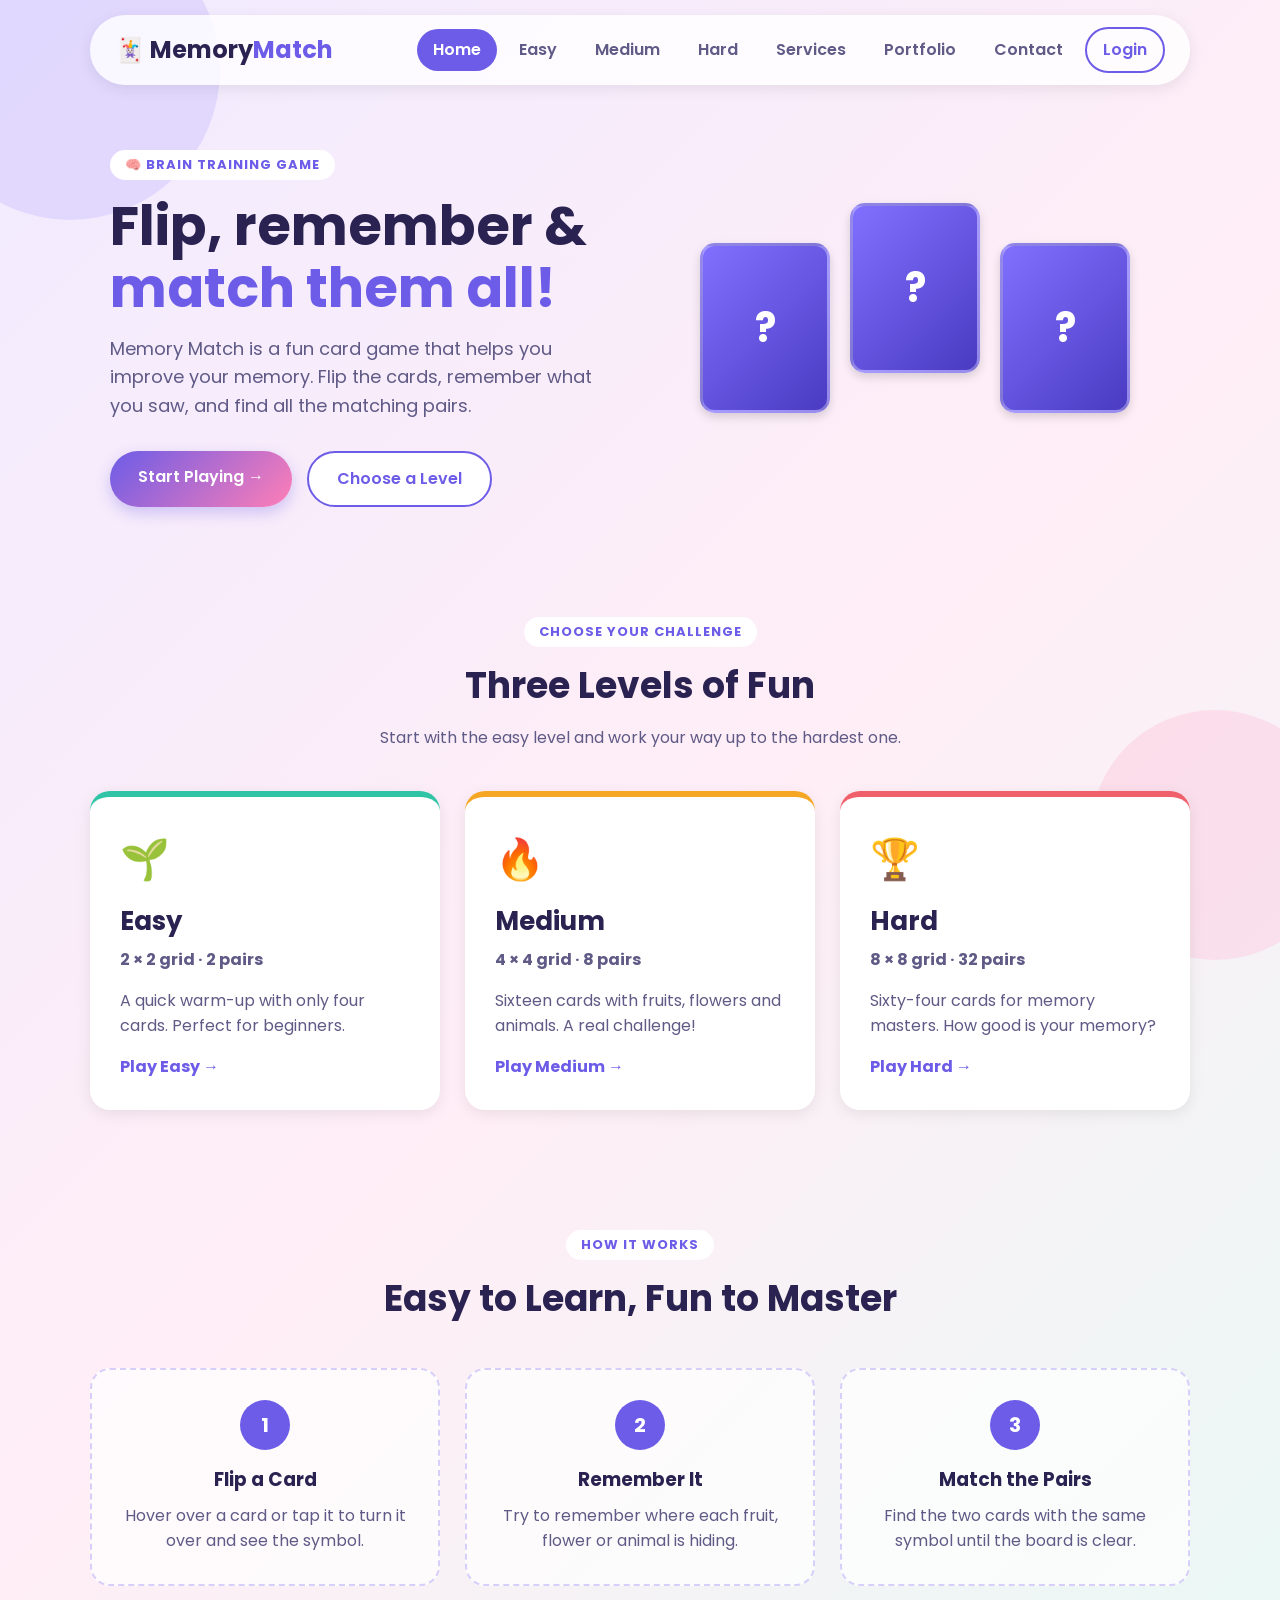
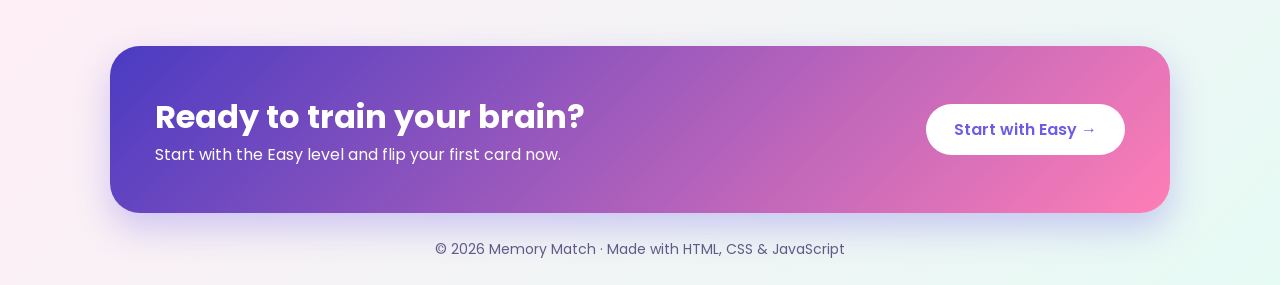
<file: index.html>
<!DOCTYPE html>
<html lang="en">
<head>
  <meta charset="UTF-8">
  <meta name="viewport" content="width=device-width, initial-scale=1.0">
  <title>Memory Match - Home</title>
  <link href="https://fonts.googleapis.com/css2?family=Poppins:wght@400;600;700&display=swap" rel="stylesheet">
  <link rel="stylesheet" href="css/style.css">
</head>
<body>

  <!-- Background decoration -->
  <div class="bg-circle circle-1"></div>
  <div class="bg-circle circle-2"></div>

  <!-- Navigation bar -->
  <nav class="navbar">
    <a href="index.html" class="logo">🃏 Memory<span>Match</span></a>
    <button class="menu-btn" id="menu-btn">☰</button>
    <ul class="nav-links">
      <li><a href="index.html" class="active">Home</a></li>
      <li><a href="easy.html" class="easy">Easy</a></li>
      <li><a href="medium.html" class="medium">Medium</a></li>
      <li><a href="hard.html" class="hard">Hard</a></li>
      <li><a href="services.html">Services</a></li>
      <li><a href="portfolio.html">Portfolio</a></li>
      <li><a href="contact.html">Contact</a></li>
      <li><a href="login.html" class="login-link">Login</a></li>
    </ul>
  </nav>

  <!-- Hero section -->
  <section class="hero container">
    <div class="hero-text">
      <span class="tag">🧠 Brain training game</span>
      <h1>Flip, remember &amp; <span class="highlight">match them all!</span></h1>
      <p>
        Memory Match is a fun card game that helps you improve your memory.
        Flip the cards, remember what you saw, and find all the matching pairs.
      </p>
      <div class="hero-buttons">
        <a href="easy.html" class="btn btn-primary">Start Playing →</a>
        <a href="#levels" class="btn btn-outline">Choose a Level</a>
      </div>
    </div>

    <!-- Three sample cards (hover over them to try) -->
    <div class="hero-cards">
      <label class="card">
        <input type="checkbox">
        <span class="card-inner">
          <span class="card-back">?</span>
          <span class="card-front">🍓</span>
        </span>
      </label>
      <label class="card">
        <input type="checkbox">
        <span class="card-inner">
          <span class="card-back">?</span>
          <span class="card-front">🌻</span>
        </span>
      </label>
      <label class="card">
        <input type="checkbox">
        <span class="card-inner">
          <span class="card-back">?</span>
          <span class="card-front">🍓</span>
        </span>
      </label>
    </div>
  </section>

  <!-- Difficulty levels -->
  <section class="section container" id="levels">
    <div class="section-title">
      <span class="tag">Choose your challenge</span>
      <h2>Three Levels of Fun</h2>
      <p>Start with the easy level and work your way up to the hardest one.</p>
    </div>

    <div class="levels">
      <a href="easy.html" class="level-box easy">
        <div class="level-icon">🌱</div>
        <h3>Easy</h3>
        <p class="level-size">2 × 2 grid · 2 pairs</p>
        <p>A quick warm-up with only four cards. Perfect for beginners.</p>
        <span class="play-link">Play Easy →</span>
      </a>

      <a href="medium.html" class="level-box medium">
        <div class="level-icon">🔥</div>
        <h3>Medium</h3>
        <p class="level-size">4 × 4 grid · 8 pairs</p>
        <p>Sixteen cards with fruits, flowers and animals. A real challenge!</p>
        <span class="play-link">Play Medium →</span>
      </a>

      <a href="hard.html" class="level-box hard">
        <div class="level-icon">🏆</div>
        <h3>Hard</h3>
        <p class="level-size">8 × 8 grid · 32 pairs</p>
        <p>Sixty-four cards for memory masters. How good is your memory?</p>
        <span class="play-link">Play Hard →</span>
      </a>
    </div>
  </section>

  <!-- How to play -->
  <section class="section container">
    <div class="section-title">
      <span class="tag">How it works</span>
      <h2>Easy to Learn, Fun to Master</h2>
    </div>

    <div class="steps">
      <div class="step">
        <div class="step-number">1</div>
        <h3>Flip a Card</h3>
        <p>Hover over a card or tap it to turn it over and see the symbol.</p>
      </div>
      <div class="step">
        <div class="step-number">2</div>
        <h3>Remember It</h3>
        <p>Try to remember where each fruit, flower or animal is hiding.</p>
      </div>
      <div class="step">
        <div class="step-number">3</div>
        <h3>Match the Pairs</h3>
        <p>Find the two cards with the same symbol until the board is clear.</p>
      </div>
    </div>
  </section>

  <!-- Call to action -->
  <section class="container">
    <div class="cta">
      <div>
        <h2>Ready to train your brain?</h2>
        <p>Start with the Easy level and flip your first card now.</p>
      </div>
      <a href="easy.html" class="btn btn-white">Start with Easy →</a>
    </div>
  </section>

  <footer>
    <p>© 2026 Memory Match · Made with HTML, CSS &amp; JavaScript</p>
  </footer>

  <script src="js/main.js"></script>
</body>
</html>
</file>
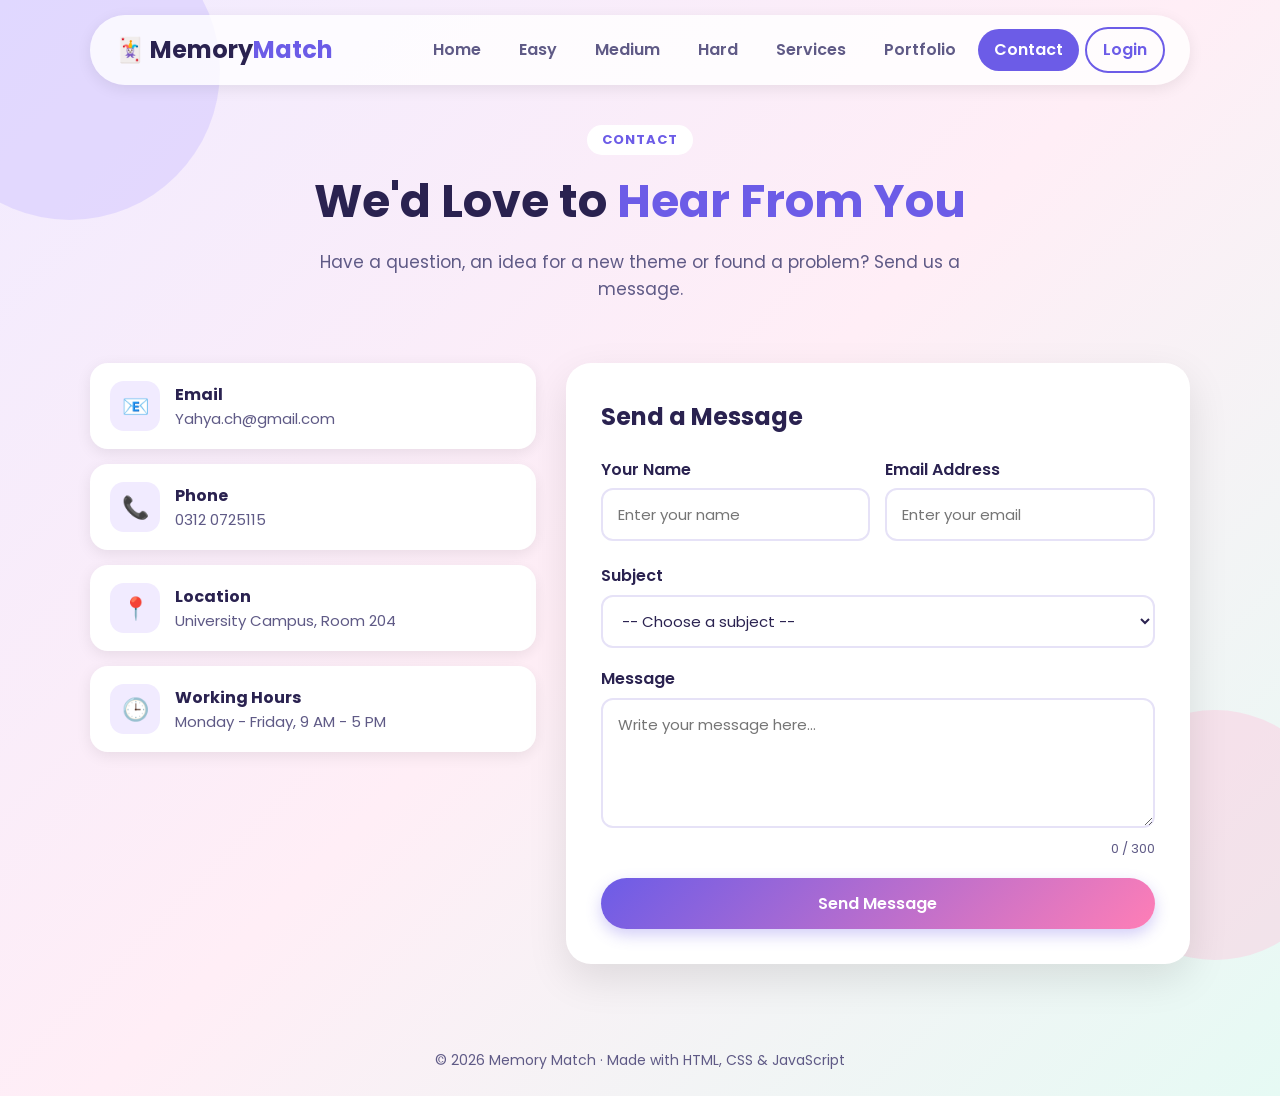
<file: contact.html>
<!DOCTYPE html>
<html lang="en">
<head>
  <meta charset="UTF-8">
  <meta name="viewport" content="width=device-width, initial-scale=1.0">
  <title>Memory Match - Contact</title>
  <link href="https://fonts.googleapis.com/css2?family=Poppins:wght@400;600;700&display=swap" rel="stylesheet">
  <link rel="stylesheet" href="css/style.css">
</head>
<body>

  <!-- Background decoration -->
  <div class="bg-circle circle-1"></div>
  <div class="bg-circle circle-2"></div>

  <!-- Navigation bar -->
  <nav class="navbar">
    <a href="index.html" class="logo">🃏 Memory<span>Match</span></a>
    <button class="menu-btn" id="menu-btn">☰</button>
    <ul class="nav-links">
      <li><a href="index.html">Home</a></li>
      <li><a href="easy.html" class="easy">Easy</a></li>
      <li><a href="medium.html" class="medium">Medium</a></li>
      <li><a href="hard.html" class="hard">Hard</a></li>
      <li><a href="services.html">Services</a></li>
      <li><a href="portfolio.html">Portfolio</a></li>
      <li><a href="contact.html" class="active">Contact</a></li>
      <li><a href="login.html" class="login-link">Login</a></li>
    </ul>
  </nav>

  <!-- Page heading -->
  <header class="page-header container">
    <span class="tag">Contact</span>
    <h1>We'd Love to <span class="highlight">Hear From You</span></h1>
    <p>Have a question, an idea for a new theme or found a problem? Send us a message.</p>
  </header>

  <section class="section container">
    <div class="contact-layout">

      <!-- Left side: contact details -->
      <div class="contact-info">
        <div class="info-card">
          <div class="info-icon">📧</div>
          <div>
            <h3>Email</h3>
            <p>Yahya.ch@gmail.com</p>
          </div>
        </div>

        <div class="info-card">
          <div class="info-icon">📞</div>
          <div>
            <h3>Phone</h3>
            <p>0312 0725115</p>
          </div>
        </div>

        <div class="info-card">
          <div class="info-icon">📍</div>
          <div>
            <h3>Location</h3>
            <p>University Campus, Room 204</p>
          </div>
        </div>

        <div class="info-card">
          <div class="info-icon">🕒</div>
          <div>
            <h3>Working Hours</h3>
            <p>Monday - Friday, 9 AM - 5 PM</p>
          </div>
        </div>
      </div>

      <!-- Right side: the form (checked by contact.js) -->
      <div class="contact-form-box">
        <h2>Send a Message</h2>

        <div class="success-message" id="success-message"></div>

        <!-- novalidate turns off the browser checks so our JavaScript can check the form -->
        <form id="contact-form" novalidate>
          <div class="form-row">
            <div class="form-group">
              <label for="name">Your Name</label>
              <input type="text" id="name" placeholder="Enter your name">
              <small class="error"></small>
            </div>

            <div class="form-group">
              <label for="email">Email Address</label>
              <input type="email" id="email" placeholder="Enter your email">
              <small class="error"></small>
            </div>
          </div>

          <div class="form-group">
            <label for="subject">Subject</label>
            <select id="subject">
              <option value="">-- Choose a subject --</option>
              <option value="question">General question</option>
              <option value="theme">New theme idea</option>
              <option value="bug">Report a problem</option>
              <option value="school">Classroom plan</option>
            </select>
            <small class="error"></small>
          </div>

          <div class="form-group">
            <label for="message">Message</label>
            <textarea id="message" maxlength="300" placeholder="Write your message here..."></textarea>
            <small class="error"></small>
            <small class="char-count"><span id="char-count">0</span> / 300</small>
          </div>

          <button type="submit" class="btn btn-primary">Send Message</button>
        </form>
      </div>

    </div>
  </section>

  <footer>
    <p>© 2026 Memory Match · Made with HTML, CSS &amp; JavaScript</p>
  </footer>

  <script src="js/main.js"></script>
  <script src="js/contact.js"></script>
</body>
</html>
</file>
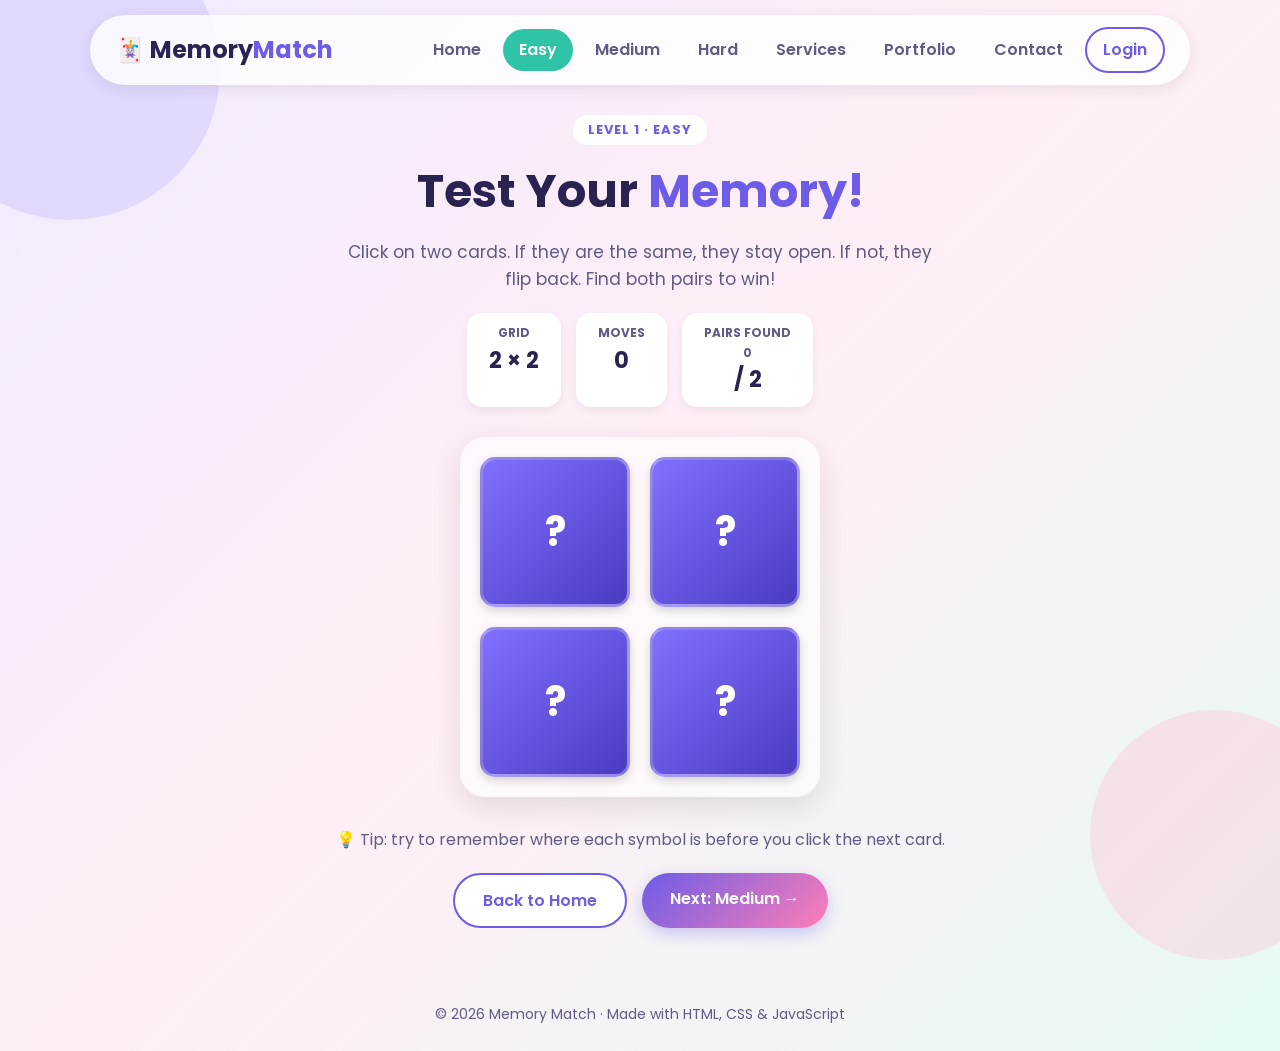
<file: easy.html>
<!DOCTYPE html>
<html lang="en">
<head>
  <meta charset="UTF-8">
  <meta name="viewport" content="width=device-width, initial-scale=1.0">
  <title>Memory Match - Easy Level</title>
  <link href="https://fonts.googleapis.com/css2?family=Poppins:wght@400;600;700&display=swap" rel="stylesheet">
  <link rel="stylesheet" href="css/style.css">
</head>
<body>

  <!-- Background decoration -->
  <div class="bg-circle circle-1"></div>
  <div class="bg-circle circle-2"></div>

  <!-- Navigation bar -->
  <nav class="navbar">
    <a href="index.html" class="logo">🃏 Memory<span>Match</span></a>
    <button class="menu-btn" id="menu-btn">☰</button>
    <ul class="nav-links">
      <li><a href="index.html">Home</a></li>
      <li><a href="easy.html" class="easy active">Easy</a></li>
      <li><a href="medium.html" class="medium">Medium</a></li>
      <li><a href="hard.html" class="hard">Hard</a></li>
      <li><a href="services.html">Services</a></li>
      <li><a href="portfolio.html">Portfolio</a></li>
      <li><a href="contact.html">Contact</a></li>
      <li><a href="login.html" class="login-link">Login</a></li>
    </ul>
  </nav>

  <!-- Page heading -->
  <section class="game-header container">
    <span class="tag">Level 1 · Easy</span>
    <h1>Test Your <span class="highlight">Memory!</span></h1>
    <p>Click on two cards. If they are the same, they stay open. If not, they flip back. Find both pairs to win!</p>

    <!-- JavaScript updates the Moves and Pairs Found numbers -->
    <div class="game-info">
      <div class="info-box"><span>Grid</span><strong>2 × 2</strong></div>
      <div class="info-box"><span>Moves</span><strong id="moves">0</strong></div>
      <div class="info-box"><span>Pairs Found</span><strong><span id="pairs-found">0</span> / 2</strong></div>
    </div>
  </section>

  <!-- Card board (2 x 2) - the game is controlled by js/easy.js -->
  <section class="board board-easy game-board" id="game-board">
    <div class="card">
      <span class="card-inner">
        <span class="card-back">?</span>
        <span class="card-front">🌻</span>
      </span>
    </div>
    <div class="card">
      <span class="card-inner">
        <span class="card-back">?</span>
        <span class="card-front">🍓</span>
      </span>
    </div>
    <div class="card">
      <span class="card-inner">
        <span class="card-back">?</span>
        <span class="card-front">🍓</span>
      </span>
    </div>
    <div class="card">
      <span class="card-inner">
        <span class="card-back">?</span>
        <span class="card-front">🌻</span>
      </span>
    </div>
  </section>

  <!-- Hidden until the player finds all pairs -->
  <div class="win-message" id="win-message">
    <div class="win-emoji">🎉</div>
    <h2>You Win!</h2>
    <p>You found all the pairs in <strong id="final-moves">0</strong> moves.</p>
    <div class="game-buttons">
      <a href="easy.html" class="btn btn-outline">Play Again ↻</a>
      <a href="medium.html" class="btn btn-primary">Next: Medium →</a>
    </div>
  </div>

  <div class="game-footer">
    <p class="hint">💡 Tip: try to remember where each symbol is before you click the next card.</p>
    <div class="game-buttons">
      <a href="index.html" class="btn btn-outline">Back to Home</a>
      <a href="medium.html" class="btn btn-primary">Next: Medium →</a>
    </div>
  </div>

  <footer>
    <p>© 2026 Memory Match · Made with HTML, CSS &amp; JavaScript</p>
  </footer>

  <script src="js/main.js"></script>
  <script src="js/easy.js"></script>
</body>
</html>
</file>
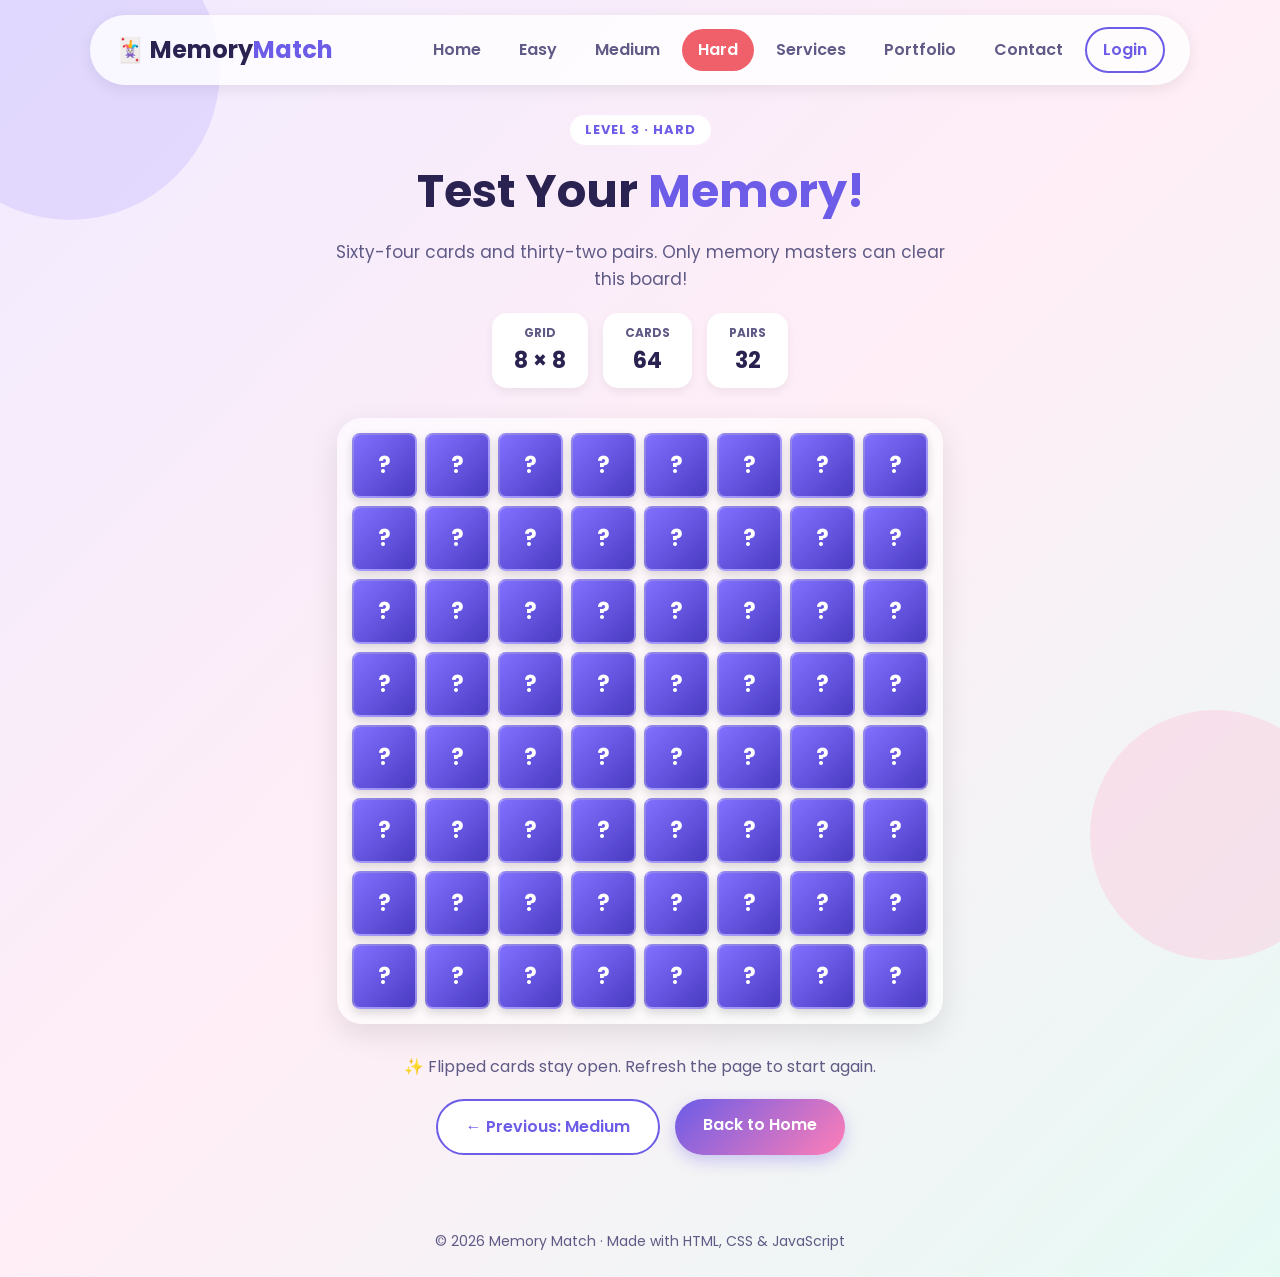
<file: hard.html>
<!DOCTYPE html>
<html lang="en">
<head>
  <meta charset="UTF-8">
  <meta name="viewport" content="width=device-width, initial-scale=1.0">
  <title>Memory Match - Hard Level</title>
  <link href="https://fonts.googleapis.com/css2?family=Poppins:wght@400;600;700&display=swap" rel="stylesheet">
  <link rel="stylesheet" href="css/style.css">
</head>
<body>

  <!-- Background decoration -->
  <div class="bg-circle circle-1"></div>
  <div class="bg-circle circle-2"></div>

  <!-- Navigation bar -->
  <nav class="navbar">
    <a href="index.html" class="logo">🃏 Memory<span>Match</span></a>
    <button class="menu-btn" id="menu-btn">☰</button>
    <ul class="nav-links">
      <li><a href="index.html">Home</a></li>
      <li><a href="easy.html" class="easy">Easy</a></li>
      <li><a href="medium.html" class="medium">Medium</a></li>
      <li><a href="hard.html" class="hard active">Hard</a></li>
      <li><a href="services.html">Services</a></li>
      <li><a href="portfolio.html">Portfolio</a></li>
      <li><a href="contact.html">Contact</a></li>
      <li><a href="login.html" class="login-link">Login</a></li>
    </ul>
  </nav>

  <!-- Page heading -->
  <section class="game-header container">
    <span class="tag">Level 3 · Hard</span>
    <h1>Test Your <span class="highlight">Memory!</span></h1>
    <p>Sixty-four cards and thirty-two pairs. Only memory masters can clear this board!</p>

    <div class="game-info">
      <div class="info-box"><span>Grid</span><strong>8 × 8</strong></div>
      <div class="info-box"><span>Cards</span><strong>64</strong></div>
      <div class="info-box"><span>Pairs</span><strong>32</strong></div>
    </div>
  </section>

  <!-- Card board (8 x 8) -->
  <section class="board board-hard">
    <label class="card">
      <input type="checkbox">
      <span class="card-inner">
        <span class="card-back">?</span>
        <span class="card-front">🍄</span>
      </span>
    </label>
    <label class="card">
      <input type="checkbox">
      <span class="card-inner">
        <span class="card-back">?</span>
        <span class="card-front">🎈</span>
      </span>
    </label>
    <label class="card">
      <input type="checkbox">
      <span class="card-inner">
        <span class="card-back">?</span>
        <span class="card-front">🥝</span>
      </span>
    </label>
    <label class="card">
      <input type="checkbox">
      <span class="card-inner">
        <span class="card-back">?</span>
        <span class="card-front">🐶</span>
      </span>
    </label>
    <label class="card">
      <input type="checkbox">
      <span class="card-inner">
        <span class="card-back">?</span>
        <span class="card-front">🍌</span>
      </span>
    </label>
    <label class="card">
      <input type="checkbox">
      <span class="card-inner">
        <span class="card-back">?</span>
        <span class="card-front">🎾</span>
      </span>
    </label>
    <label class="card">
      <input type="checkbox">
      <span class="card-inner">
        <span class="card-back">?</span>
        <span class="card-front">🌷</span>
      </span>
    </label>
    <label class="card">
      <input type="checkbox">
      <span class="card-inner">
        <span class="card-back">?</span>
        <span class="card-front">🥝</span>
      </span>
    </label>
    <label class="card">
      <input type="checkbox">
      <span class="card-inner">
        <span class="card-back">?</span>
        <span class="card-front">🦁</span>
      </span>
    </label>
    <label class="card">
      <input type="checkbox">
      <span class="card-inner">
        <span class="card-back">?</span>
        <span class="card-front">🐱</span>
      </span>
    </label>
    <label class="card">
      <input type="checkbox">
      <span class="card-inner">
        <span class="card-back">?</span>
        <span class="card-front">🌸</span>
      </span>
    </label>
    <label class="card">
      <input type="checkbox">
      <span class="card-inner">
        <span class="card-back">?</span>
        <span class="card-front">🌵</span>
      </span>
    </label>
    <label class="card">
      <input type="checkbox">
      <span class="card-inner">
        <span class="card-back">?</span>
        <span class="card-front">🦁</span>
      </span>
    </label>
    <label class="card">
      <input type="checkbox">
      <span class="card-inner">
        <span class="card-back">?</span>
        <span class="card-front">🐧</span>
      </span>
    </label>
    <label class="card">
      <input type="checkbox">
      <span class="card-inner">
        <span class="card-back">?</span>
        <span class="card-front">🍄</span>
      </span>
    </label>
    <label class="card">
      <input type="checkbox">
      <span class="card-inner">
        <span class="card-back">?</span>
        <span class="card-front">🎾</span>
      </span>
    </label>
    <label class="card">
      <input type="checkbox">
      <span class="card-inner">
        <span class="card-back">?</span>
        <span class="card-front">🏀</span>
      </span>
    </label>
    <label class="card">
      <input type="checkbox">
      <span class="card-inner">
        <span class="card-back">?</span>
        <span class="card-front">🌙</span>
      </span>
    </label>
    <label class="card">
      <input type="checkbox">
      <span class="card-inner">
        <span class="card-back">?</span>
        <span class="card-front">🍍</span>
      </span>
    </label>
    <label class="card">
      <input type="checkbox">
      <span class="card-inner">
        <span class="card-back">?</span>
        <span class="card-front">🎈</span>
      </span>
    </label>
    <label class="card">
      <input type="checkbox">
      <span class="card-inner">
        <span class="card-back">?</span>
        <span class="card-front">🐱</span>
      </span>
    </label>
    <label class="card">
      <input type="checkbox">
      <span class="card-inner">
        <span class="card-back">?</span>
        <span class="card-front">🚀</span>
      </span>
    </label>
    <label class="card">
      <input type="checkbox">
      <span class="card-inner">
        <span class="card-back">?</span>
        <span class="card-front">🐙</span>
      </span>
    </label>
    <label class="card">
      <input type="checkbox">
      <span class="card-inner">
        <span class="card-back">?</span>
        <span class="card-front">🐶</span>
      </span>
    </label>
    <label class="card">
      <input type="checkbox">
      <span class="card-inner">
        <span class="card-back">?</span>
        <span class="card-front">🍒</span>
      </span>
    </label>
    <label class="card">
      <input type="checkbox">
      <span class="card-inner">
        <span class="card-back">?</span>
        <span class="card-front">🍍</span>
      </span>
    </label>
    <label class="card">
      <input type="checkbox">
      <span class="card-inner">
        <span class="card-back">?</span>
        <span class="card-front">🐸</span>
      </span>
    </label>
    <label class="card">
      <input type="checkbox">
      <span class="card-inner">
        <span class="card-back">?</span>
        <span class="card-front">🦊</span>
      </span>
    </label>
    <label class="card">
      <input type="checkbox">
      <span class="card-inner">
        <span class="card-back">?</span>
        <span class="card-front">⚽</span>
      </span>
    </label>
    <label class="card">
      <input type="checkbox">
      <span class="card-inner">
        <span class="card-back">?</span>
        <span class="card-front">🌸</span>
      </span>
    </label>
    <label class="card">
      <input type="checkbox">
      <span class="card-inner">
        <span class="card-back">?</span>
        <span class="card-front">🌻</span>
      </span>
    </label>
    <label class="card">
      <input type="checkbox">
      <span class="card-inner">
        <span class="card-back">?</span>
        <span class="card-front">🐼</span>
      </span>
    </label>
    <label class="card">
      <input type="checkbox">
      <span class="card-inner">
        <span class="card-back">?</span>
        <span class="card-front">⚽</span>
      </span>
    </label>
    <label class="card">
      <input type="checkbox">
      <span class="card-inner">
        <span class="card-back">?</span>
        <span class="card-front">🌻</span>
      </span>
    </label>
    <label class="card">
      <input type="checkbox">
      <span class="card-inner">
        <span class="card-back">?</span>
        <span class="card-front">🍓</span>
      </span>
    </label>
    <label class="card">
      <input type="checkbox">
      <span class="card-inner">
        <span class="card-back">?</span>
        <span class="card-front">🏀</span>
      </span>
    </label>
    <label class="card">
      <input type="checkbox">
      <span class="card-inner">
        <span class="card-back">?</span>
        <span class="card-front">🍉</span>
      </span>
    </label>
    <label class="card">
      <input type="checkbox">
      <span class="card-inner">
        <span class="card-back">?</span>
        <span class="card-front">🦋</span>
      </span>
    </label>
    <label class="card">
      <input type="checkbox">
      <span class="card-inner">
        <span class="card-back">?</span>
        <span class="card-front">⭐</span>
      </span>
    </label>
    <label class="card">
      <input type="checkbox">
      <span class="card-inner">
        <span class="card-back">?</span>
        <span class="card-front">🍎</span>
      </span>
    </label>
    <label class="card">
      <input type="checkbox">
      <span class="card-inner">
        <span class="card-back">?</span>
        <span class="card-front">🍎</span>
      </span>
    </label>
    <label class="card">
      <input type="checkbox">
      <span class="card-inner">
        <span class="card-back">?</span>
        <span class="card-front">🍇</span>
      </span>
    </label>
    <label class="card">
      <input type="checkbox">
      <span class="card-inner">
        <span class="card-back">?</span>
        <span class="card-front">🌷</span>
      </span>
    </label>
    <label class="card">
      <input type="checkbox">
      <span class="card-inner">
        <span class="card-back">?</span>
        <span class="card-front">🏈</span>
      </span>
    </label>
    <label class="card">
      <input type="checkbox">
      <span class="card-inner">
        <span class="card-back">?</span>
        <span class="card-front">🍒</span>
      </span>
    </label>
    <label class="card">
      <input type="checkbox">
      <span class="card-inner">
        <span class="card-back">?</span>
        <span class="card-front">⭐</span>
      </span>
    </label>
    <label class="card">
      <input type="checkbox">
      <span class="card-inner">
        <span class="card-back">?</span>
        <span class="card-front">🏈</span>
      </span>
    </label>
    <label class="card">
      <input type="checkbox">
      <span class="card-inner">
        <span class="card-back">?</span>
        <span class="card-front">🦊</span>
      </span>
    </label>
    <label class="card">
      <input type="checkbox">
      <span class="card-inner">
        <span class="card-back">?</span>
        <span class="card-front">🍌</span>
      </span>
    </label>
    <label class="card">
      <input type="checkbox">
      <span class="card-inner">
        <span class="card-back">?</span>
        <span class="card-front">💎</span>
      </span>
    </label>
    <label class="card">
      <input type="checkbox">
      <span class="card-inner">
        <span class="card-back">?</span>
        <span class="card-front">💎</span>
      </span>
    </label>
    <label class="card">
      <input type="checkbox">
      <span class="card-inner">
        <span class="card-back">?</span>
        <span class="card-front">🐸</span>
      </span>
    </label>
    <label class="card">
      <input type="checkbox">
      <span class="card-inner">
        <span class="card-back">?</span>
        <span class="card-front">🍉</span>
      </span>
    </label>
    <label class="card">
      <input type="checkbox">
      <span class="card-inner">
        <span class="card-back">?</span>
        <span class="card-front">🍇</span>
      </span>
    </label>
    <label class="card">
      <input type="checkbox">
      <span class="card-inner">
        <span class="card-back">?</span>
        <span class="card-front">🍋</span>
      </span>
    </label>
    <label class="card">
      <input type="checkbox">
      <span class="card-inner">
        <span class="card-back">?</span>
        <span class="card-front">🍓</span>
      </span>
    </label>
    <label class="card">
      <input type="checkbox">
      <span class="card-inner">
        <span class="card-back">?</span>
        <span class="card-front">🍋</span>
      </span>
    </label>
    <label class="card">
      <input type="checkbox">
      <span class="card-inner">
        <span class="card-back">?</span>
        <span class="card-front">🐙</span>
      </span>
    </label>
    <label class="card">
      <input type="checkbox">
      <span class="card-inner">
        <span class="card-back">?</span>
        <span class="card-front">🌵</span>
      </span>
    </label>
    <label class="card">
      <input type="checkbox">
      <span class="card-inner">
        <span class="card-back">?</span>
        <span class="card-front">🌙</span>
      </span>
    </label>
    <label class="card">
      <input type="checkbox">
      <span class="card-inner">
        <span class="card-back">?</span>
        <span class="card-front">🐧</span>
      </span>
    </label>
    <label class="card">
      <input type="checkbox">
      <span class="card-inner">
        <span class="card-back">?</span>
        <span class="card-front">🐼</span>
      </span>
    </label>
    <label class="card">
      <input type="checkbox">
      <span class="card-inner">
        <span class="card-back">?</span>
        <span class="card-front">🚀</span>
      </span>
    </label>
    <label class="card">
      <input type="checkbox">
      <span class="card-inner">
        <span class="card-back">?</span>
        <span class="card-front">🦋</span>
      </span>
    </label>
  </section>

  <div class="game-footer">
    <p class="hint">✨ Flipped cards stay open. Refresh the page to start again.</p>
    <div class="game-buttons">
      <a href="medium.html" class="btn btn-outline">← Previous: Medium</a>
      <a href="index.html" class="btn btn-primary">Back to Home</a>
    </div>
  </div>

  <footer>
    <p>© 2026 Memory Match · Made with HTML, CSS &amp; JavaScript</p>
  </footer>

  <script src="js/main.js"></script>
</body>
</html>
</file>
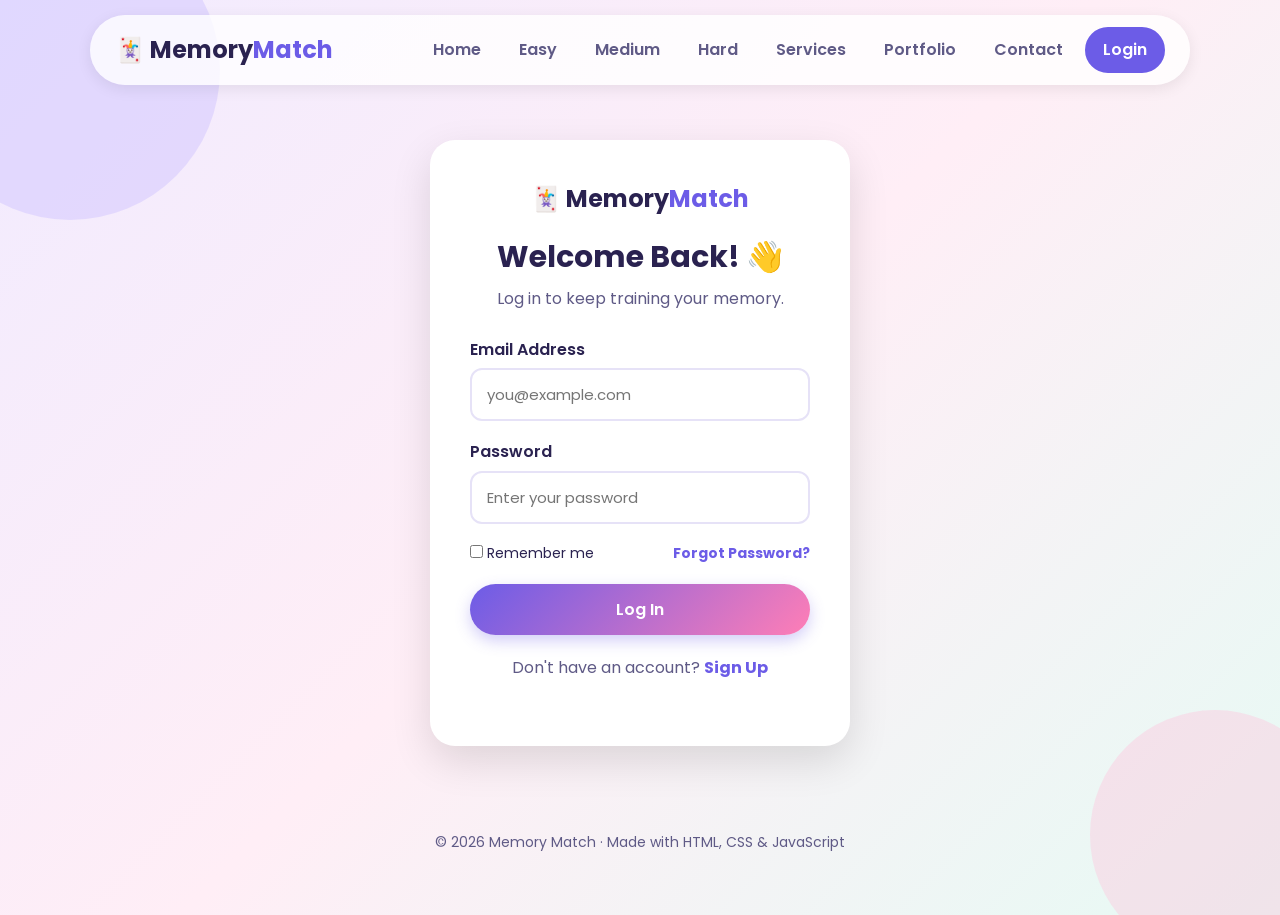
<file: login.html>
<!DOCTYPE html>
<html lang="en">
<head>
  <meta charset="UTF-8">
  <meta name="viewport" content="width=device-width, initial-scale=1.0">
  <title>Memory Match - Login</title>
  <link href="https://fonts.googleapis.com/css2?family=Poppins:wght@400;600;700&display=swap" rel="stylesheet">
  <link rel="stylesheet" href="css/style.css">
</head>
<body>

  <!-- Background decoration -->
  <div class="bg-circle circle-1"></div>
  <div class="bg-circle circle-2"></div>

  <!-- Navigation bar -->
  <nav class="navbar">
    <a href="index.html" class="logo">🃏 Memory<span>Match</span></a>
    <button class="menu-btn" id="menu-btn">☰</button>
    <ul class="nav-links">
      <li><a href="index.html">Home</a></li>
      <li><a href="easy.html" class="easy">Easy</a></li>
      <li><a href="medium.html" class="medium">Medium</a></li>
      <li><a href="hard.html" class="hard">Hard</a></li>
      <li><a href="services.html">Services</a></li>
      <li><a href="portfolio.html">Portfolio</a></li>
      <li><a href="contact.html">Contact</a></li>
      <li><a href="login.html" class="login-link active">Login</a></li>
    </ul>
  </nav>

  <!-- Login form (design only, it does not really log in) -->
  <section class="login-page">
    <div class="login-box">
      <a href="index.html" class="logo">🃏 Memory<span>Match</span></a>
      <h1>Welcome Back! 👋</h1>
      <p>Log in to keep training your memory.</p>

      <form action="#">
        <div class="form-group">
          <label for="email">Email Address</label>
          <input type="email" id="email" placeholder="you@example.com">
        </div>

        <div class="form-group">
          <label for="password">Password</label>
          <input type="password" id="password" placeholder="Enter your password">
        </div>

        <div class="form-options">
          <label><input type="checkbox"> Remember me</label>
          <a href="#">Forgot Password?</a>
        </div>

        <button type="submit" class="btn btn-primary">Log In</button>
      </form>

      <p class="signup-text">Don't have an account? <a href="#">Sign Up</a></p>
    </div>
  </section>

  <footer>
    <p>© 2026 Memory Match · Made with HTML, CSS &amp; JavaScript</p>
  </footer>

  <script src="js/main.js"></script>
</body>
</html>
</file>
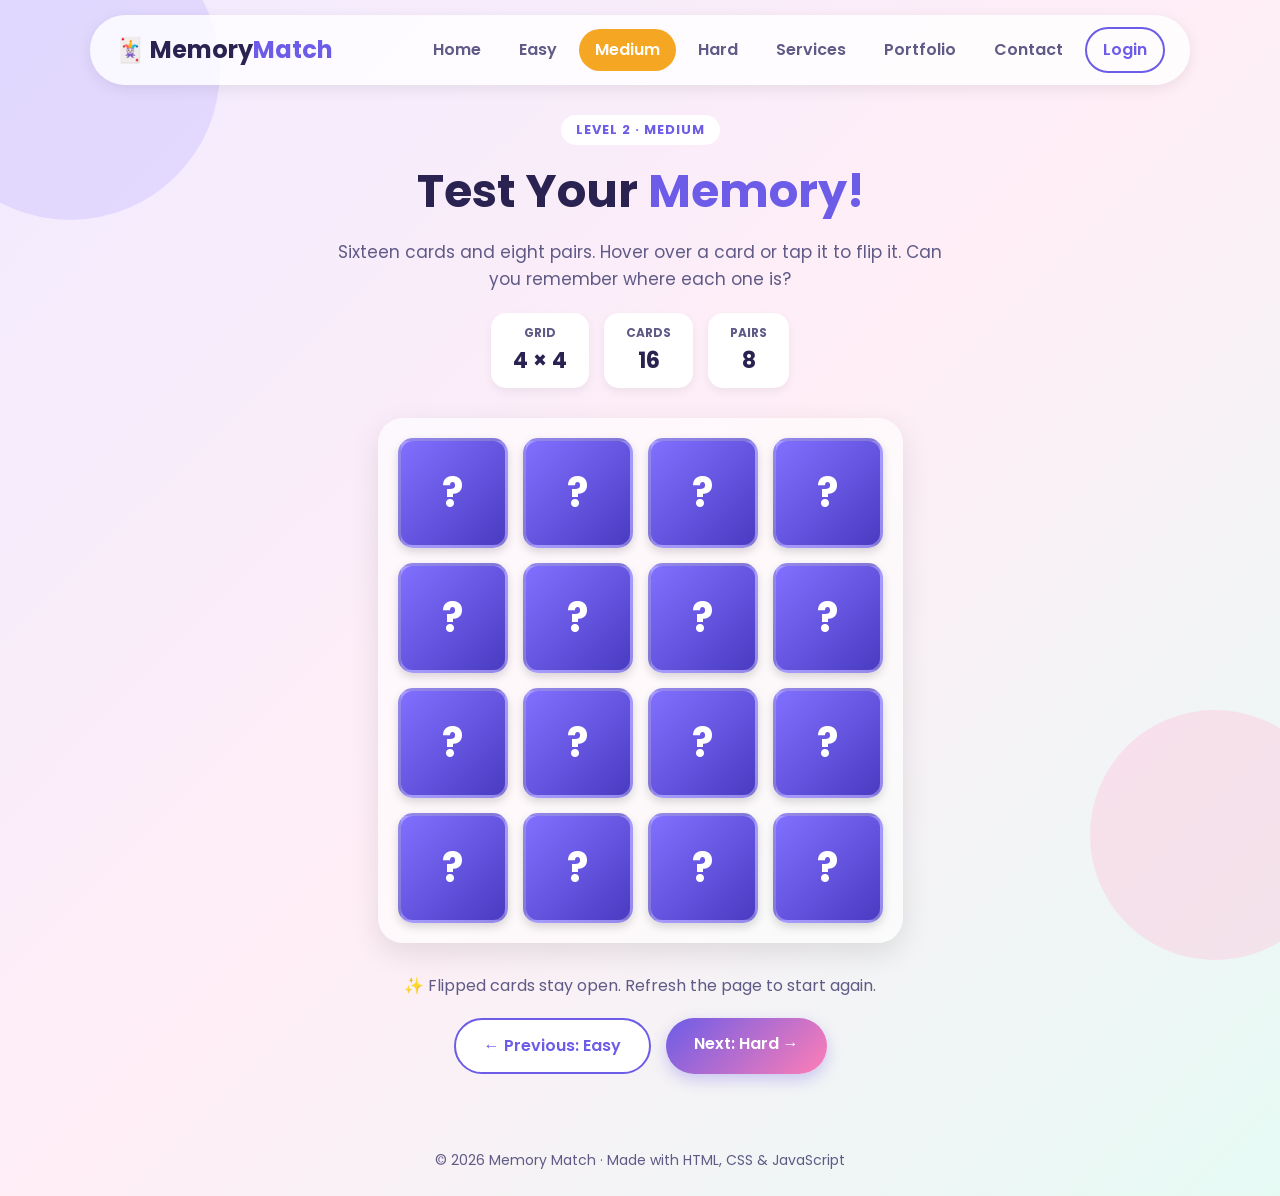
<file: medium.html>
<!DOCTYPE html>
<html lang="en">
<head>
  <meta charset="UTF-8">
  <meta name="viewport" content="width=device-width, initial-scale=1.0">
  <title>Memory Match - Medium Level</title>
  <link href="https://fonts.googleapis.com/css2?family=Poppins:wght@400;600;700&display=swap" rel="stylesheet">
  <link rel="stylesheet" href="css/style.css">
</head>
<body>

  <!-- Background decoration -->
  <div class="bg-circle circle-1"></div>
  <div class="bg-circle circle-2"></div>

  <!-- Navigation bar -->
  <nav class="navbar">
    <a href="index.html" class="logo">🃏 Memory<span>Match</span></a>
    <button class="menu-btn" id="menu-btn">☰</button>
    <ul class="nav-links">
      <li><a href="index.html">Home</a></li>
      <li><a href="easy.html" class="easy">Easy</a></li>
      <li><a href="medium.html" class="medium active">Medium</a></li>
      <li><a href="hard.html" class="hard">Hard</a></li>
      <li><a href="services.html">Services</a></li>
      <li><a href="portfolio.html">Portfolio</a></li>
      <li><a href="contact.html">Contact</a></li>
      <li><a href="login.html" class="login-link">Login</a></li>
    </ul>
  </nav>

  <!-- Page heading -->
  <section class="game-header container">
    <span class="tag">Level 2 · Medium</span>
    <h1>Test Your <span class="highlight">Memory!</span></h1>
    <p>Sixteen cards and eight pairs. Hover over a card or tap it to flip it. Can you remember where each one is?</p>

    <div class="game-info">
      <div class="info-box"><span>Grid</span><strong>4 × 4</strong></div>
      <div class="info-box"><span>Cards</span><strong>16</strong></div>
      <div class="info-box"><span>Pairs</span><strong>8</strong></div>
    </div>
  </section>

  <!-- Card board (4 x 4) -->
  <section class="board board-medium">
    <label class="card">
      <input type="checkbox">
      <span class="card-inner">
        <span class="card-back">?</span>
        <span class="card-front">🐼</span>
      </span>
    </label>
    <label class="card">
      <input type="checkbox">
      <span class="card-inner">
        <span class="card-back">?</span>
        <span class="card-front">⭐</span>
      </span>
    </label>
    <label class="card">
      <input type="checkbox">
      <span class="card-inner">
        <span class="card-back">?</span>
        <span class="card-front">🦊</span>
      </span>
    </label>
    <label class="card">
      <input type="checkbox">
      <span class="card-inner">
        <span class="card-back">?</span>
        <span class="card-front">🌻</span>
      </span>
    </label>
    <label class="card">
      <input type="checkbox">
      <span class="card-inner">
        <span class="card-back">?</span>
        <span class="card-front">🍇</span>
      </span>
    </label>
    <label class="card">
      <input type="checkbox">
      <span class="card-inner">
        <span class="card-back">?</span>
        <span class="card-front">🐼</span>
      </span>
    </label>
    <label class="card">
      <input type="checkbox">
      <span class="card-inner">
        <span class="card-back">?</span>
        <span class="card-front">⚽</span>
      </span>
    </label>
    <label class="card">
      <input type="checkbox">
      <span class="card-inner">
        <span class="card-back">?</span>
        <span class="card-front">🍇</span>
      </span>
    </label>
    <label class="card">
      <input type="checkbox">
      <span class="card-inner">
        <span class="card-back">?</span>
        <span class="card-front">⚽</span>
      </span>
    </label>
    <label class="card">
      <input type="checkbox">
      <span class="card-inner">
        <span class="card-back">?</span>
        <span class="card-front">🍓</span>
      </span>
    </label>
    <label class="card">
      <input type="checkbox">
      <span class="card-inner">
        <span class="card-back">?</span>
        <span class="card-front">🌻</span>
      </span>
    </label>
    <label class="card">
      <input type="checkbox">
      <span class="card-inner">
        <span class="card-back">?</span>
        <span class="card-front">🍓</span>
      </span>
    </label>
    <label class="card">
      <input type="checkbox">
      <span class="card-inner">
        <span class="card-back">?</span>
        <span class="card-front">🦊</span>
      </span>
    </label>
    <label class="card">
      <input type="checkbox">
      <span class="card-inner">
        <span class="card-back">?</span>
        <span class="card-front">⭐</span>
      </span>
    </label>
    <label class="card">
      <input type="checkbox">
      <span class="card-inner">
        <span class="card-back">?</span>
        <span class="card-front">🍎</span>
      </span>
    </label>
    <label class="card">
      <input type="checkbox">
      <span class="card-inner">
        <span class="card-back">?</span>
        <span class="card-front">🍎</span>
      </span>
    </label>
  </section>

  <div class="game-footer">
    <p class="hint">✨ Flipped cards stay open. Refresh the page to start again.</p>
    <div class="game-buttons">
      <a href="easy.html" class="btn btn-outline">← Previous: Easy</a>
      <a href="hard.html" class="btn btn-primary">Next: Hard →</a>
    </div>
  </div>

  <footer>
    <p>© 2026 Memory Match · Made with HTML, CSS &amp; JavaScript</p>
  </footer>

  <script src="js/main.js"></script>
</body>
</html>
</file>
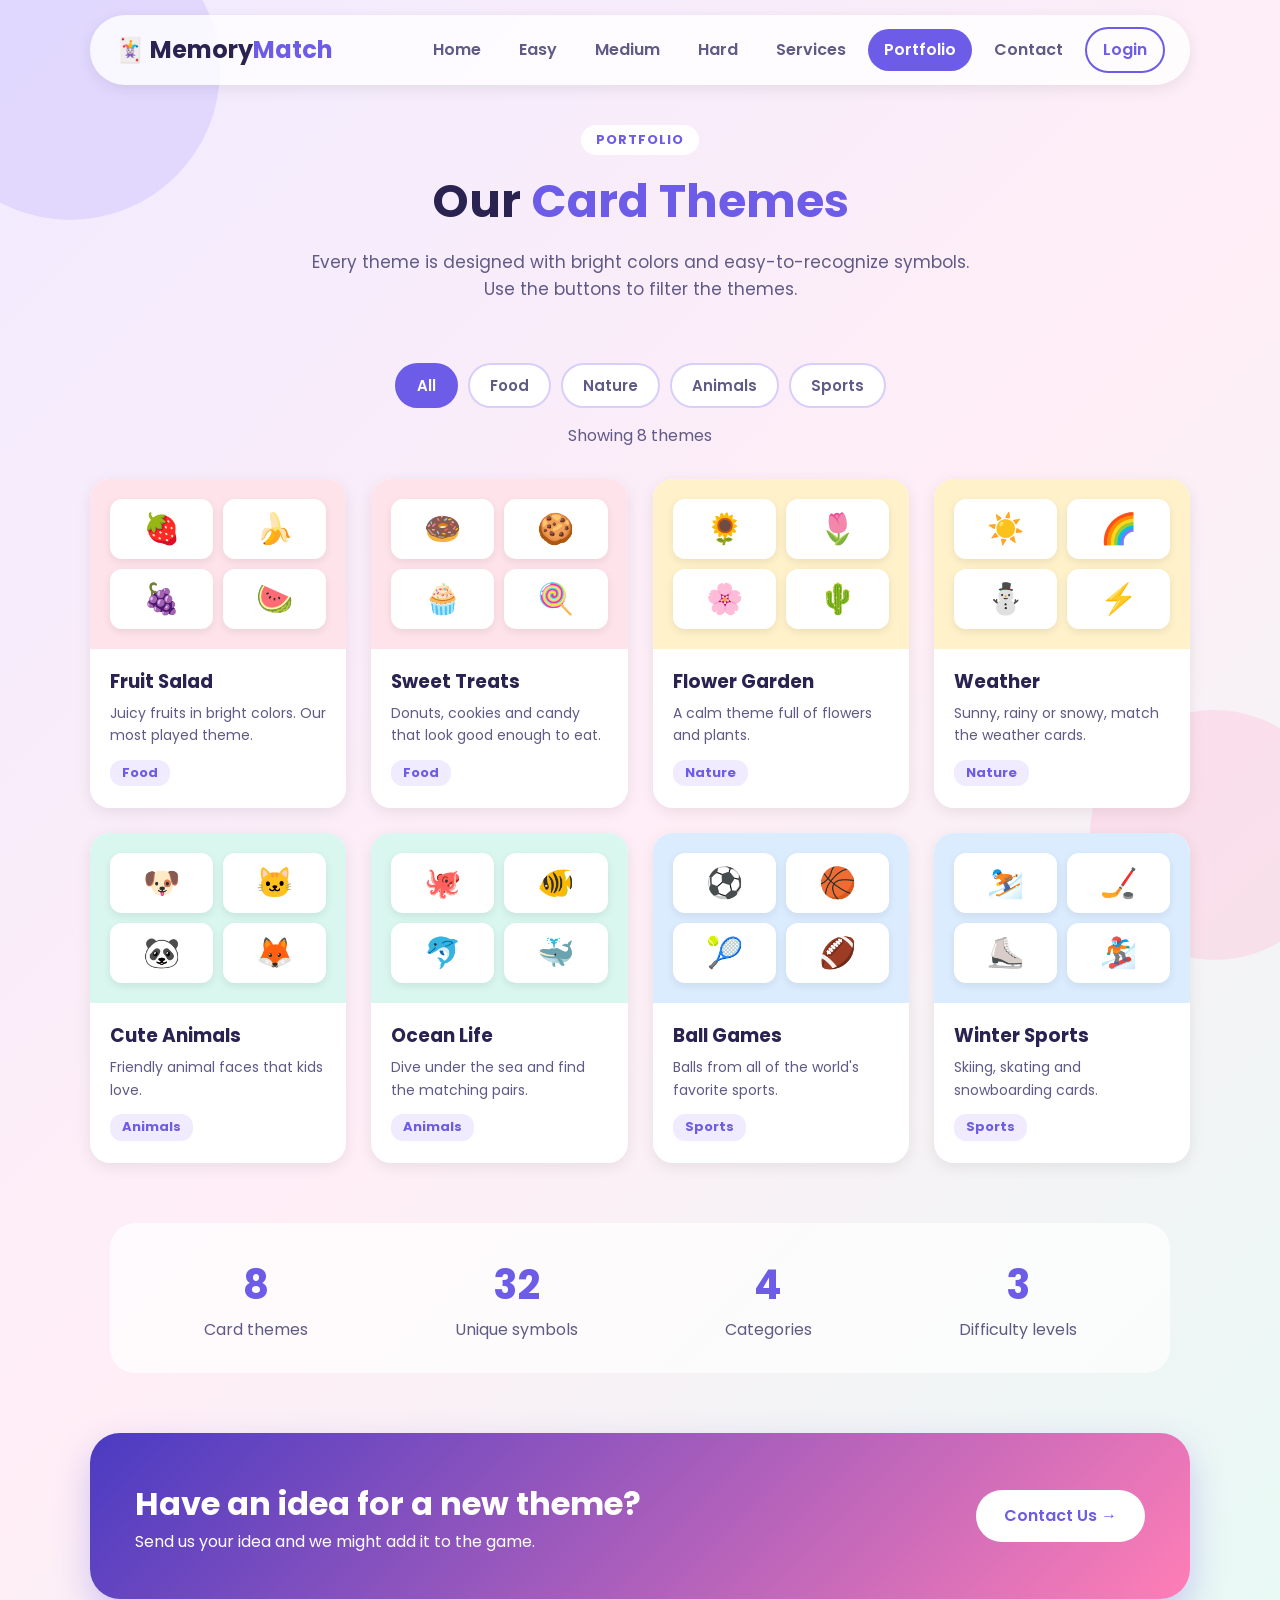
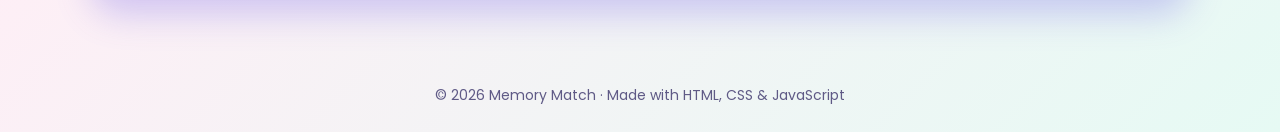
<file: portfolio.html>
<!DOCTYPE html>
<html lang="en">
<head>
  <meta charset="UTF-8">
  <meta name="viewport" content="width=device-width, initial-scale=1.0">
  <title>Memory Match - Portfolio</title>
  <link href="https://fonts.googleapis.com/css2?family=Poppins:wght@400;600;700&display=swap" rel="stylesheet">
  <link rel="stylesheet" href="css/style.css">
</head>
<body>

  <!-- Background decoration -->
  <div class="bg-circle circle-1"></div>
  <div class="bg-circle circle-2"></div>

  <!-- Navigation bar -->
  <nav class="navbar">
    <a href="index.html" class="logo">🃏 Memory<span>Match</span></a>
    <button class="menu-btn" id="menu-btn">☰</button>
    <ul class="nav-links">
      <li><a href="index.html">Home</a></li>
      <li><a href="easy.html" class="easy">Easy</a></li>
      <li><a href="medium.html" class="medium">Medium</a></li>
      <li><a href="hard.html" class="hard">Hard</a></li>
      <li><a href="services.html">Services</a></li>
      <li><a href="portfolio.html" class="active">Portfolio</a></li>
      <li><a href="contact.html">Contact</a></li>
      <li><a href="login.html" class="login-link">Login</a></li>
    </ul>
  </nav>

  <!-- Page heading -->
  <header class="page-header container">
    <span class="tag">Portfolio</span>
    <h1>Our <span class="highlight">Card Themes</span></h1>
    <p>Every theme is designed with bright colors and easy-to-recognize symbols. Use the buttons to filter the themes.</p>
  </header>

  <!-- Theme gallery -->
  <section class="section container">

    <!-- JavaScript reads data-filter to know which items to show -->
    <div class="filter-buttons">
      <button class="filter-btn active" data-filter="all">All</button>
      <button class="filter-btn" data-filter="food">Food</button>
      <button class="filter-btn" data-filter="nature">Nature</button>
      <button class="filter-btn" data-filter="animals">Animals</button>
      <button class="filter-btn" data-filter="sports">Sports</button>
    </div>

    <p class="result-text" id="result-text">Showing 8 themes</p>

    <div class="portfolio-grid">
      <div class="portfolio-item" data-category="food">
        <div class="preview preview-food">
          <span>🍓</span><span>🍌</span><span>🍇</span><span>🍉</span>
        </div>
        <div class="portfolio-info">
          <h3>Fruit Salad</h3>
          <p>Juicy fruits in bright colors. Our most played theme.</p>
          <span class="category-label">Food</span>
        </div>
      </div>

      <div class="portfolio-item" data-category="food">
        <div class="preview preview-food">
          <span>🍩</span><span>🍪</span><span>🧁</span><span>🍭</span>
        </div>
        <div class="portfolio-info">
          <h3>Sweet Treats</h3>
          <p>Donuts, cookies and candy that look good enough to eat.</p>
          <span class="category-label">Food</span>
        </div>
      </div>

      <div class="portfolio-item" data-category="nature">
        <div class="preview preview-nature">
          <span>🌻</span><span>🌷</span><span>🌸</span><span>🌵</span>
        </div>
        <div class="portfolio-info">
          <h3>Flower Garden</h3>
          <p>A calm theme full of flowers and plants.</p>
          <span class="category-label">Nature</span>
        </div>
      </div>

      <div class="portfolio-item" data-category="nature">
        <div class="preview preview-nature">
          <span>☀️</span><span>🌈</span><span>⛄</span><span>⚡</span>
        </div>
        <div class="portfolio-info">
          <h3>Weather</h3>
          <p>Sunny, rainy or snowy, match the weather cards.</p>
          <span class="category-label">Nature</span>
        </div>
      </div>

      <div class="portfolio-item" data-category="animals">
        <div class="preview preview-animals">
          <span>🐶</span><span>🐱</span><span>🐼</span><span>🦊</span>
        </div>
        <div class="portfolio-info">
          <h3>Cute Animals</h3>
          <p>Friendly animal faces that kids love.</p>
          <span class="category-label">Animals</span>
        </div>
      </div>

      <div class="portfolio-item" data-category="animals">
        <div class="preview preview-animals">
          <span>🐙</span><span>🐠</span><span>🐬</span><span>🐳</span>
        </div>
        <div class="portfolio-info">
          <h3>Ocean Life</h3>
          <p>Dive under the sea and find the matching pairs.</p>
          <span class="category-label">Animals</span>
        </div>
      </div>

      <div class="portfolio-item" data-category="sports">
        <div class="preview preview-sports">
          <span>⚽</span><span>🏀</span><span>🎾</span><span>🏈</span>
        </div>
        <div class="portfolio-info">
          <h3>Ball Games</h3>
          <p>Balls from all of the world's favorite sports.</p>
          <span class="category-label">Sports</span>
        </div>
      </div>

      <div class="portfolio-item" data-category="sports">
        <div class="preview preview-sports">
          <span>⛷️</span><span>🏒</span><span>⛸️</span><span>🏂</span>
        </div>
        <div class="portfolio-info">
          <h3>Winter Sports</h3>
          <p>Skiing, skating and snowboarding cards.</p>
          <span class="category-label">Sports</span>
        </div>
      </div>
    </div>
  </section>

  <!-- Numbers -->
  <section class="container">
    <div class="stats">
      <div>
        <span class="stat-number">8</span>
        <span class="stat-label">Card themes</span>
      </div>
      <div>
        <span class="stat-number">32</span>
        <span class="stat-label">Unique symbols</span>
      </div>
      <div>
        <span class="stat-number">4</span>
        <span class="stat-label">Categories</span>
      </div>
      <div>
        <span class="stat-number">3</span>
        <span class="stat-label">Difficulty levels</span>
      </div>
    </div>
  </section>

  <!-- Call to action -->
  <section class="section container">
    <div class="cta">
      <div>
        <h2>Have an idea for a new theme?</h2>
        <p>Send us your idea and we might add it to the game.</p>
      </div>
      <a href="contact.html" class="btn btn-white">Contact Us →</a>
    </div>
  </section>

  <footer>
    <p>© 2026 Memory Match · Made with HTML, CSS &amp; JavaScript</p>
  </footer>

  <script src="js/main.js"></script>
  <script src="js/portfolio.js"></script>
</body>
</html>
</file>
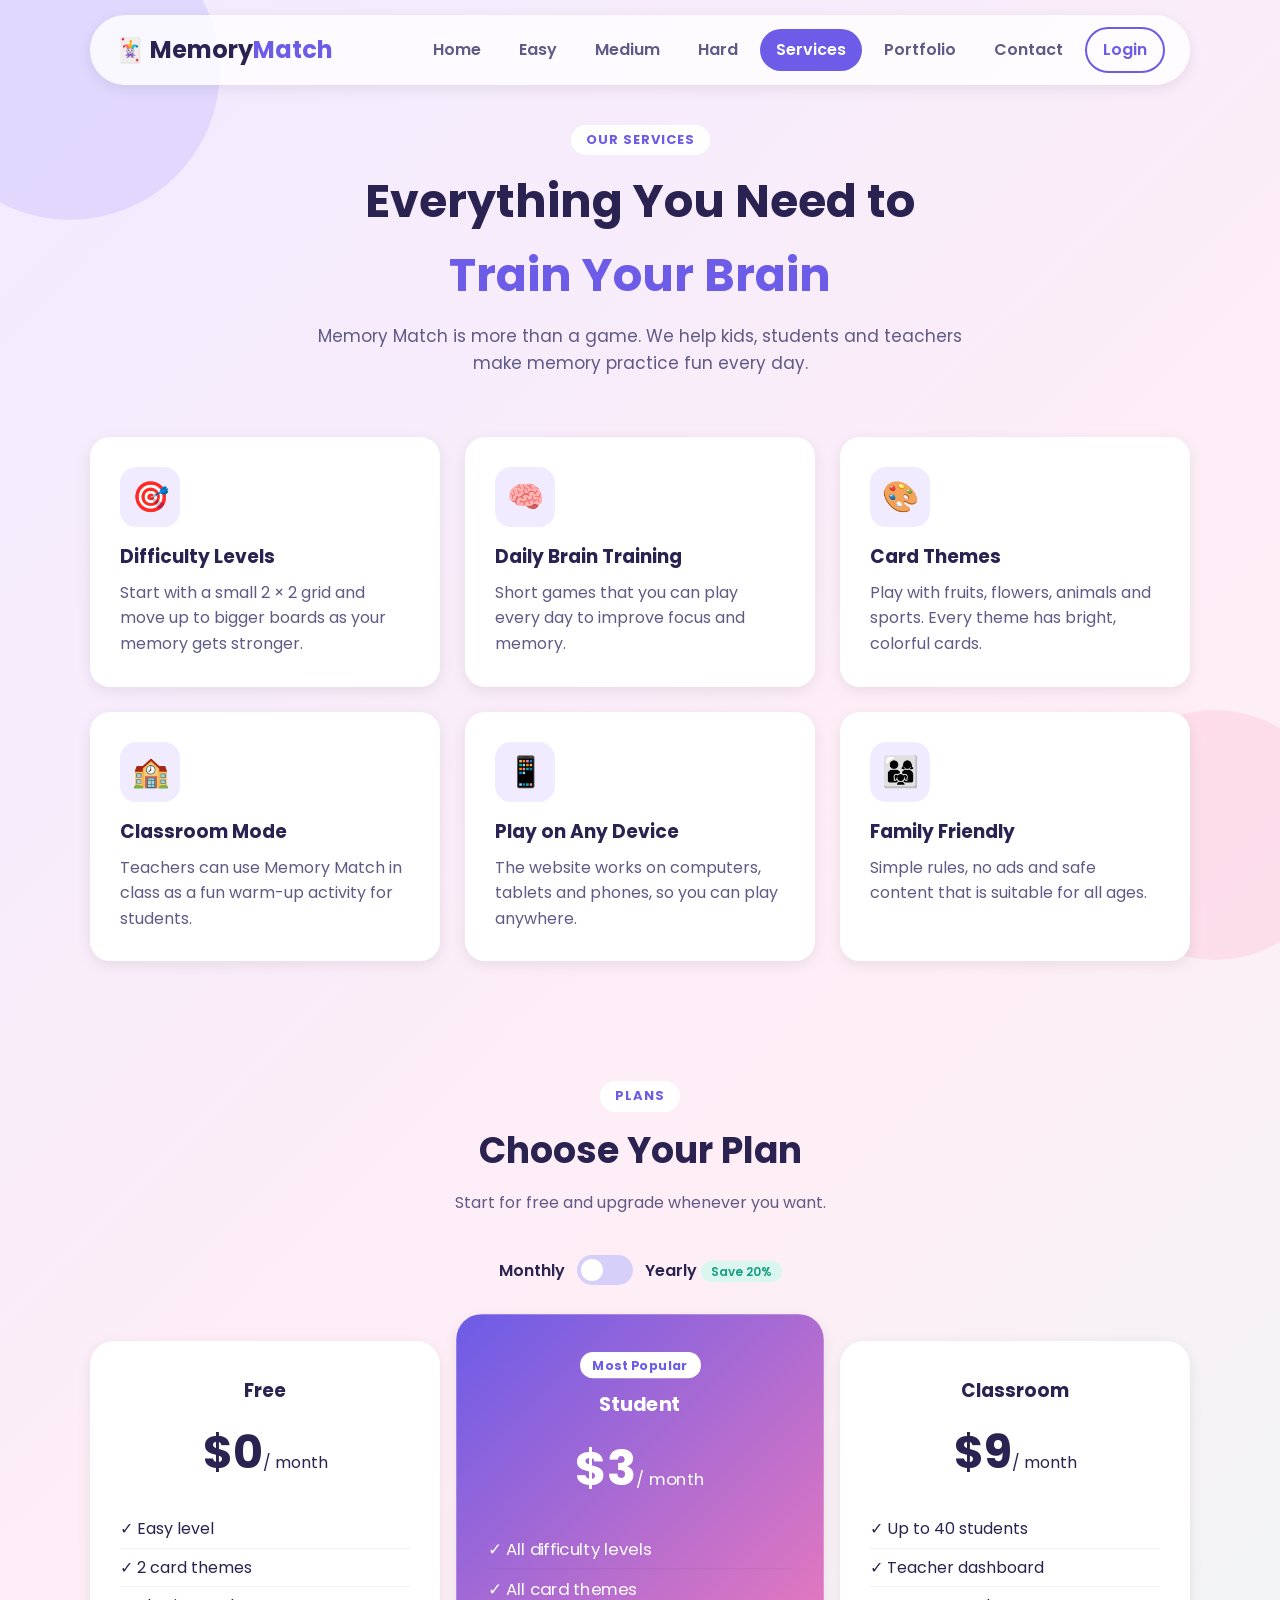
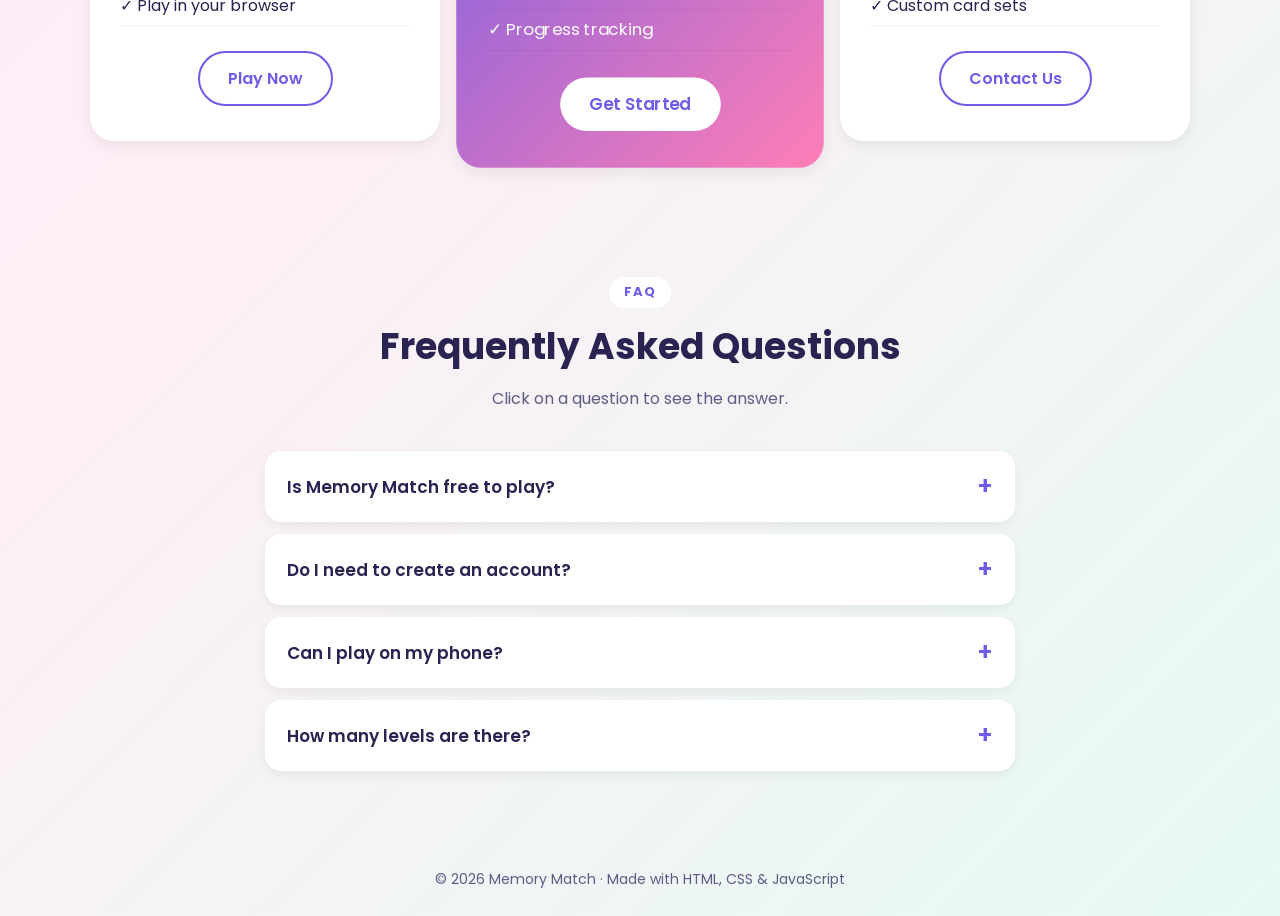
<file: services.html>
<!DOCTYPE html>
<html lang="en">
<head>
  <meta charset="UTF-8">
  <meta name="viewport" content="width=device-width, initial-scale=1.0">
  <title>Memory Match - Services</title>
  <link href="https://fonts.googleapis.com/css2?family=Poppins:wght@400;600;700&display=swap" rel="stylesheet">
  <link rel="stylesheet" href="css/style.css">
</head>
<body>

  <!-- Background decoration -->
  <div class="bg-circle circle-1"></div>
  <div class="bg-circle circle-2"></div>

  <!-- Navigation bar -->
  <nav class="navbar">
    <a href="index.html" class="logo">🃏 Memory<span>Match</span></a>
    <button class="menu-btn" id="menu-btn">☰</button>
    <ul class="nav-links">
      <li><a href="index.html">Home</a></li>
      <li><a href="easy.html" class="easy">Easy</a></li>
      <li><a href="medium.html" class="medium">Medium</a></li>
      <li><a href="hard.html" class="hard">Hard</a></li>
      <li><a href="services.html" class="active">Services</a></li>
      <li><a href="portfolio.html">Portfolio</a></li>
      <li><a href="contact.html">Contact</a></li>
      <li><a href="login.html" class="login-link">Login</a></li>
    </ul>
  </nav>

  <!-- Page heading -->
  <header class="page-header container">
    <span class="tag">Our Services</span>
    <h1>Everything You Need to <span class="highlight">Train Your Brain</span></h1>
    <p>Memory Match is more than a game. We help kids, students and teachers make memory practice fun every day.</p>
  </header>

  <!-- What we offer -->
  <section class="section container">
    <div class="services-grid">
      <div class="service-card">
        <div class="service-icon">🎯</div>
        <h3>Difficulty Levels</h3>
        <p>Start with a small 2 × 2 grid and move up to bigger boards as your memory gets stronger.</p>
      </div>

      <div class="service-card">
        <div class="service-icon">🧠</div>
        <h3>Daily Brain Training</h3>
        <p>Short games that you can play every day to improve focus and memory.</p>
      </div>

      <div class="service-card">
        <div class="service-icon">🎨</div>
        <h3>Card Themes</h3>
        <p>Play with fruits, flowers, animals and sports. Every theme has bright, colorful cards.</p>
      </div>

      <div class="service-card">
        <div class="service-icon">🏫</div>
        <h3>Classroom Mode</h3>
        <p>Teachers can use Memory Match in class as a fun warm-up activity for students.</p>
      </div>

      <div class="service-card">
        <div class="service-icon">📱</div>
        <h3>Play on Any Device</h3>
        <p>The website works on computers, tablets and phones, so you can play anywhere.</p>
      </div>

      <div class="service-card">
        <div class="service-icon">👨‍👩‍👧</div>
        <h3>Family Friendly</h3>
        <p>Simple rules, no ads and safe content that is suitable for all ages.</p>
      </div>
    </div>
  </section>

  <!-- Price plans -->
  <section class="section container">
    <div class="section-title">
      <span class="tag">Plans</span>
      <h2>Choose Your Plan</h2>
      <p>Start for free and upgrade whenever you want.</p>
    </div>

    <!-- JavaScript changes the prices when this switch is clicked -->
    <div class="billing-toggle">
      <span>Monthly</span>
      <button class="switch" id="billing-btn">
        <span class="switch-knob"></span>
      </button>
      <span>Yearly <span class="save-badge">Save 20%</span></span>
    </div>

    <div class="plans">
      <div class="plan">
        <h3>Free</h3>
        <p class="plan-price">$<span class="price" data-monthly="0" data-yearly="0">0</span><span class="period">/ month</span></p>
        <ul>
          <li>✓ Easy level</li>
          <li>✓ 2 card themes</li>
          <li>✓ Play in your browser</li>
        </ul>
        <a href="easy.html" class="btn btn-outline">Play Now</a>
      </div>

      <div class="plan popular">
        <span class="popular-badge">Most Popular</span>
        <h3>Student</h3>
        <p class="plan-price">$<span class="price" data-monthly="3" data-yearly="29">3</span><span class="period">/ month</span></p>
        <ul>
          <li>✓ All difficulty levels</li>
          <li>✓ All card themes</li>
          <li>✓ Progress tracking</li>
        </ul>
        <a href="login.html" class="btn btn-white">Get Started</a>
      </div>

      <div class="plan">
        <h3>Classroom</h3>
        <p class="plan-price">$<span class="price" data-monthly="9" data-yearly="86">9</span><span class="period">/ month</span></p>
        <ul>
          <li>✓ Up to 40 students</li>
          <li>✓ Teacher dashboard</li>
          <li>✓ Custom card sets</li>
        </ul>
        <a href="contact.html" class="btn btn-outline">Contact Us</a>
      </div>
    </div>
  </section>

  <!-- Frequently asked questions -->
  <section class="section container">
    <div class="section-title">
      <span class="tag">FAQ</span>
      <h2>Frequently Asked Questions</h2>
      <p>Click on a question to see the answer.</p>
    </div>

    <div class="faq">
      <div class="faq-item">
        <button class="faq-question">Is Memory Match free to play? <span class="faq-icon">+</span></button>
        <div class="faq-answer">
          <p>Yes! The Easy level and two card themes are completely free. Paid plans unlock more levels and themes.</p>
        </div>
      </div>

      <div class="faq-item">
        <button class="faq-question">Do I need to create an account? <span class="faq-icon">+</span></button>
        <div class="faq-answer">
          <p>No, you can play the Easy level without an account. An account is only needed for the Student and Classroom plans.</p>
        </div>
      </div>

      <div class="faq-item">
        <button class="faq-question">Can I play on my phone? <span class="faq-icon">+</span></button>
        <div class="faq-answer">
          <p>Yes. The website changes its layout for smaller screens, so it works on phones and tablets too.</p>
        </div>
      </div>

      <div class="faq-item">
        <button class="faq-question">How many levels are there? <span class="faq-icon">+</span></button>
        <div class="faq-answer">
          <p>There are three levels: Easy (2 × 2), Medium (4 × 4) and Hard (8 × 8). Each level has more cards to remember.</p>
        </div>
      </div>
    </div>
  </section>

  <footer>
    <p>© 2026 Memory Match · Made with HTML, CSS &amp; JavaScript</p>
  </footer>

  <script src="js/main.js"></script>
  <script src="js/services.js"></script>
</body>
</html>
</file>
<file: css/style.css>
/* =========================================
   Memory Match - Main Stylesheet
   Used by all pages:
   index, easy, login, services, portfolio, contact
   ========================================= */

/* ---------- Color variables ---------- */
:root {
  --purple: #6c5ce7;
  --dark-purple: #4a3bc2;
  --pink: #ff7eb6;
  --green: #2ec4a5;
  --red: #e0525c;
  --text: #2a2250;
  --light-text: #5f5a86;
  --white: #ffffff;
}

/* ---------- Basic reset ---------- */
* {
  margin: 0;
  padding: 0;
  box-sizing: border-box;
}

body {
  font-family: "Poppins", Arial, sans-serif;
  color: var(--text);
  background: linear-gradient(135deg, #f1ebff, #ffeef6, #e6faf4);
  min-height: 100vh;
  line-height: 1.6;
}

a {
  text-decoration: none;
}

/* Keeps page content centered with a max width */
.container {
  max-width: 1100px;
  margin: 0 auto;
  padding: 0 20px;
}


/* =========================================
   Floating background circles
   ========================================= */
.bg-circle {
  position: fixed;
  border-radius: 50%;
  opacity: 0.4;
  z-index: -1;
  animation: float 8s ease-in-out infinite;
}

.circle-1 {
  width: 300px;
  height: 300px;
  background-color: #c9bcff;
  top: -80px;
  left: -80px;
}

.circle-2 {
  width: 250px;
  height: 250px;
  background-color: #ffc2dc;
  bottom: -60px;
  right: -60px;
  animation-delay: 2s;
}


/* =========================================
   Navigation bar
   ========================================= */
.navbar {
  max-width: 1100px;
  margin: 15px auto;
  padding: 12px 25px;
  display: flex;
  justify-content: space-between;
  align-items: center;
  background-color: rgba(255, 255, 255, 0.8);
  border-radius: 50px;
  box-shadow: 0 4px 15px rgba(0, 0, 0, 0.08);
}

.logo {
  font-size: 24px;
  font-weight: 700;
  color: var(--text);
}

.logo span {
  color: var(--purple);
}

.nav-links {
  display: flex;
  align-items: center;
  gap: 6px;
  list-style: none;
}

.nav-links a {
  display: block;
  padding: 8px 16px;
  border-radius: 25px;
  color: var(--light-text);
  font-weight: 600;
  transition: all 0.3s ease;
}

.nav-links a:hover {
  background-color: #ece8ff;
  color: var(--purple);
}

/* The page you are currently on */
.nav-links a.active {
  background-color: var(--purple);
  color: var(--white);
}

/* Each level gets its own highlight color */
.nav-links a.active.easy {
  background-color: var(--green);
}

.nav-links a.active.medium {
  background-color: #f5a623;
}

.nav-links a.active.hard {
  background-color: #f0606a;
}

.nav-links a.login-link {
  border: 2px solid var(--purple);
  color: var(--purple);
}

.nav-links a.login-link:hover,
.nav-links a.login-link.active {
  background-color: var(--purple);
  color: var(--white);
}

/* Menu button (☰) - only shown on small screens */
.menu-btn {
  display: none;
  background: none;
  border: none;
  font-size: 28px;
  color: var(--text);
  cursor: pointer;
}


/* =========================================
   Buttons
   ========================================= */
.btn {
  display: inline-block;
  padding: 13px 28px;
  border-radius: 30px;
  font-family: inherit;
  font-size: 16px;
  font-weight: 600;
  border: none;
  cursor: pointer;
  transition: all 0.3s ease;
}

.btn-primary {
  background: linear-gradient(135deg, var(--purple), var(--pink));
  color: var(--white);
  box-shadow: 0 6px 15px rgba(108, 92, 231, 0.3);
}

.btn-primary:hover {
  transform: translateY(-3px);
  box-shadow: 0 10px 20px rgba(108, 92, 231, 0.4);
}

.btn-outline {
  background-color: var(--white);
  color: var(--purple);
  border: 2px solid var(--purple);
}

.btn-outline:hover {
  background-color: var(--purple);
  color: var(--white);
  transform: translateY(-3px);
}

.btn-white {
  background-color: var(--white);
  color: var(--purple);
}

.btn-white:hover {
  transform: translateY(-3px);
}


/* =========================================
   Shared text styles
   ========================================= */
.tag {
  display: inline-block;
  padding: 5px 15px;
  border-radius: 20px;
  background-color: var(--white);
  color: var(--purple);
  font-size: 13px;
  font-weight: 700;
  text-transform: uppercase;
  letter-spacing: 1px;
}

.highlight {
  color: var(--purple);
}

.section {
  padding: 60px 0;
}

.section-title {
  text-align: center;
  margin-bottom: 40px;
}

.section-title h2 {
  font-size: 36px;
  margin: 10px 0;
}

.section-title p {
  color: var(--light-text);
}

/* Heading at the top of Services, Portfolio and Contact */
.page-header {
  max-width: 700px;
  margin: 40px auto 0;
  text-align: center;
  animation: fadeIn 1s ease;
}

.page-header h1 {
  font-size: 46px;
  margin: 10px 0;
}

.page-header p {
  color: var(--light-text);
  font-size: 17px;
}


/* =========================================
   Home page - Hero section
   ========================================= */
.hero {
  display: flex;
  align-items: center;
  justify-content: space-between;
  gap: 40px;
  padding: 50px 20px;
  animation: fadeIn 1s ease;
}

.hero-text {
  flex: 1;
}

.hero-text h1 {
  font-size: 54px;
  line-height: 1.15;
  margin: 15px 0;
}

.hero-text p {
  font-size: 18px;
  color: var(--light-text);
  margin-bottom: 30px;
}

.hero-buttons {
  display: flex;
  flex-wrap: wrap;
  gap: 15px;
}

/* Three real cards you can try on the home page */
.hero-cards {
  flex: 1;
  display: flex;
  justify-content: center;
  gap: 20px;
}

.hero-cards .card {
  width: 130px;
  height: 170px;
}

/* Middle card sits a little higher */
.hero-cards .card:nth-child(2) {
  margin-top: -40px;
}


/* =========================================
   Home page - Level boxes
   ========================================= */
.levels {
  display: grid;
  grid-template-columns: repeat(3, 1fr);
  gap: 25px;
}

.level-box {
  display: block;
  padding: 30px;
  background-color: var(--white);
  border-radius: 20px;
  border-top: 6px solid;
  color: var(--text);
  box-shadow: 0 4px 15px rgba(0, 0, 0, 0.08);
  transition: all 0.3s ease;
}

.level-box:hover {
  transform: translateY(-8px);
  box-shadow: 0 12px 30px rgba(0, 0, 0, 0.15);
}

.level-box.easy   { border-color: var(--green); }
.level-box.medium { border-color: #f5a623; }
.level-box.hard   { border-color: #f0606a; }

.level-icon {
  font-size: 40px;
}

.level-box h3 {
  font-size: 26px;
  margin: 10px 0 5px;
}

.level-size {
  font-weight: 700;
  color: var(--purple);
}

.level-box p {
  color: var(--light-text);
  margin-bottom: 15px;
}

.play-link {
  font-weight: 700;
  color: var(--purple);
}

/* =========================================
   Home page - How it works
   ========================================= */
.steps {
  display: grid;
  grid-template-columns: repeat(3, 1fr);
  gap: 25px;
}

.step {
  padding: 30px;
  background-color: rgba(255, 255, 255, 0.7);
  border: 2px dashed #d6cffa;
  border-radius: 20px;
  text-align: center;
}

.step-number {
  display: inline-block;
  width: 50px;
  height: 50px;
  line-height: 50px;
  border-radius: 50%;
  background-color: var(--purple);
  color: var(--white);
  font-size: 20px;
  font-weight: 700;
  margin-bottom: 15px;
}

.step h3 {
  margin-bottom: 8px;
}

.step p {
  color: var(--light-text);
}


/* =========================================
   Call to action box (Home and Portfolio)
   ========================================= */
.cta {
  display: flex;
  justify-content: space-between;
  align-items: center;
  gap: 20px;
  padding: 45px;
  border-radius: 30px;
  background: linear-gradient(135deg, var(--dark-purple), var(--pink));
  color: var(--white);
  box-shadow: 0 15px 35px rgba(108, 92, 231, 0.3);
}

.cta h2 {
  font-size: 32px;
}


/* =========================================
   Memory cards
   -----------------------------------------
   Each card is a <label> with a hidden checkbox inside.
   Clicking the label checks the checkbox, and the
   :checked selector keeps the card flipped over.
   ========================================= */
.card {
  display: block;
  width: 100%;
  height: 100%;
  perspective: 1000px;   /* gives the flip a 3D look */
  cursor: pointer;
  transition: transform 0.3s ease;
}

.card:hover {
  transform: scale(1.05);
}

/* Hide the checkbox - the label still toggles it */
.card input {
  display: none;
}

/* The part that actually rotates */
.card-inner {
  display: block;
  position: relative;
  width: 100%;
  height: 100%;
  transform-style: preserve-3d;
  /* The long delay (99999s) is the trick that keeps the card
     open after the mouse leaves: it waits a very long time
     before flipping back. */
  transition: transform 0.6s ease 99999s;
}

/* Flip the card on hover OR when the checkbox is checked */
.card:hover .card-inner,
.card input:checked + .card-inner {
  transform: rotateY(180deg);
  transition: transform 0.6s ease 0s;
}

/* Both sides sit on top of each other */
.card-front,
.card-back {
  position: absolute;
  width: 100%;
  height: 100%;
  display: flex;
  justify-content: center;
  align-items: center;
  border-radius: 15px;
  backface-visibility: hidden;   /* hide the side facing away */
  box-shadow: 0 4px 10px rgba(0, 0, 0, 0.15);
}

/* Back of the card (what you see first) */
.card-back {
  background: linear-gradient(135deg, #8170ff, #4a3bc2);
  border: 3px solid rgba(255, 255, 255, 0.3);
  color: var(--white);
  font-size: 40px;
  font-weight: 700;
}

/* Front of the card (the symbol) */
.card-front {
  background-color: #fffaf0;
  border: 3px solid #ffe0ec;
  font-size: 55px;
  transform: rotateY(180deg);
}


/* =========================================
   Easy level page
   ========================================= */
.game-header {
  text-align: center;
  margin: 30px auto;
  max-width: 650px;
  animation: fadeIn 1s ease;
}

.game-header h1 {
  font-size: 46px;
  margin: 10px 0;
}

.game-header p {
  color: var(--light-text);
  font-size: 17px;
}

.game-info {
  display: flex;
  justify-content: center;
  gap: 15px;
  margin-top: 20px;
}

.info-box {
  background-color: var(--white);
  padding: 10px 22px;
  border-radius: 15px;
  box-shadow: 0 4px 10px rgba(0, 0, 0, 0.06);
}

.info-box span {
  display: block;
  font-size: 12px;
  font-weight: 700;
  color: var(--light-text);
  text-transform: uppercase;
}

.info-box strong {
  font-size: 22px;
}

/* The board that holds the cards */
.board {
  display: grid;
  width: fit-content;
  margin: 0 auto;
  padding: 20px;
  background-color: rgba(255, 255, 255, 0.6);
  border-radius: 25px;
  box-shadow: 0 10px 30px rgba(0, 0, 0, 0.1);
  animation: fadeIn 1s ease;
}

/* Easy: 2 columns x 2 rows */
.board-easy {
  grid-template-columns: repeat(2, 150px);
  grid-auto-rows: 150px;
  gap: 20px;
}

/* ---------- Easy level game (controlled by js/easy.js) ---------- */

/* Hover must NOT flip cards here, or the player could see every card */
.game-board .card:hover .card-inner {
  transform: none;
}

/* No long delay here - wrong cards should flip back */
.game-board .card-inner {
  transition: transform 0.6s ease;
}

/* JavaScript adds the "flipped" class when a card is clicked */
.game-board .card.flipped .card-inner {
  transform: rotateY(180deg);
}

/* Matched cards turn green and do a small pop */
.game-board .card.matched {
  cursor: default;
  animation: pop 0.4s ease;
}

.game-board .card.matched .card-front {
  border-color: var(--green);
  background-color: #e6faf4;
}

/* "You Win!" box - hidden until JavaScript adds the "show" class */
.win-message {
  display: none;
  max-width: 500px;
  margin: 30px auto 0;
  padding: 30px;
  background-color: var(--white);
  border-radius: 25px;
  box-shadow: 0 15px 40px rgba(0, 0, 0, 0.12);
  text-align: center;
}

.win-message.show {
  display: block;
  animation: slideUp 0.6s ease;
}

.win-emoji {
  font-size: 50px;
}

.win-message h2 {
  font-size: 32px;
  color: var(--purple);
}

.win-message p {
  margin-bottom: 20px;
  color: var(--light-text);
}

/* Medium: 4 columns x 4 rows */
.board-medium {
  grid-template-columns: repeat(4, 110px);
  grid-auto-rows: 110px;
  gap: 15px;
}

.board-medium .card-front {
  font-size: 45px;
}

/* Hard: 8 columns x 8 rows - smaller cards */
.board-hard {
  grid-template-columns: repeat(8, 65px);
  grid-auto-rows: 65px;
  gap: 8px;
  padding: 15px;
}

.board-hard .card-front,
.board-hard .card-back {
  border-radius: 8px;
  border-width: 2px;
}

.board-hard .card-front {
  font-size: 32px;
}

.board-hard .card-back {
  font-size: 22px;
}

.game-footer {
  text-align: center;
  margin: 30px 0 50px;
}

.hint {
  color: var(--light-text);
  margin-bottom: 20px;
}

.game-buttons {
  display: flex;
  justify-content: center;
  flex-wrap: wrap;
  gap: 15px;
}


/* =========================================
   Login page
   ========================================= */
.login-page {
  display: flex;
  justify-content: center;
  padding: 40px 20px 60px;
}

.login-box {
  width: 100%;
  max-width: 420px;
  padding: 40px;
  background-color: var(--white);
  border-radius: 25px;
  box-shadow: 0 15px 40px rgba(0, 0, 0, 0.12);
  text-align: center;
  animation: slideUp 0.8s ease;
}

.login-box h1 {
  font-size: 30px;
  margin: 15px 0 5px;
}

.login-box > p {
  color: var(--light-text);
  margin-bottom: 25px;
}

.login-box .btn {
  width: 100%;
}

.signup-text {
  margin-top: 20px;
  color: var(--light-text);
}


/* =========================================
   Form fields (Login and Contact)
   ========================================= */
.form-group {
  text-align: left;
  margin-bottom: 18px;
}

.form-group label {
  display: block;
  font-weight: 600;
  margin-bottom: 6px;
}

.form-group input,
.form-group select,
.form-group textarea {
  width: 100%;
  padding: 13px 15px;
  border: 2px solid #e6e2f7;
  border-radius: 12px;
  font-size: 15px;
  font-family: inherit;
  color: var(--text);
  background-color: var(--white);
  transition: all 0.3s ease;
}

.form-group textarea {
  min-height: 130px;
  resize: vertical;
}

.form-group input:focus,
.form-group select:focus,
.form-group textarea:focus {
  outline: none;
  border-color: var(--purple);
  box-shadow: 0 0 0 4px rgba(108, 92, 231, 0.15);
}

.form-options {
  display: flex;
  justify-content: space-between;
  align-items: center;
  margin-bottom: 20px;
  font-size: 14px;
}

.form-options a,
.signup-text a {
  color: var(--purple);
  font-weight: 700;
}

.form-options a:hover,
.signup-text a:hover {
  text-decoration: underline;
}


/* =========================================
   Services page
   ========================================= */

/* Service cards - CSS Grid with 3 columns */
.services-grid {
  display: grid;
  grid-template-columns: repeat(3, 1fr);
  gap: 25px;
}

.service-card {
  padding: 30px;
  background-color: var(--white);
  border-radius: 20px;
  box-shadow: 0 4px 15px rgba(0, 0, 0, 0.08);
  transition: transform 0.3s ease, box-shadow 0.3s ease;
}

.service-card:hover {
  transform: translateY(-8px);
  box-shadow: 0 12px 30px rgba(0, 0, 0, 0.15);
}

.service-icon {
  display: flex;
  justify-content: center;
  align-items: center;
  width: 60px;
  height: 60px;
  margin-bottom: 15px;
  border-radius: 16px;
  background-color: #f1ebff;
  font-size: 30px;
  transition: transform 0.4s ease;
}

/* The icon tilts when you hover over the card */
.service-card:hover .service-icon {
  transform: rotate(-10deg) scale(1.1);
}

.service-card h3 {
  margin-bottom: 8px;
}

.service-card p {
  color: var(--light-text);
}

/* Monthly / Yearly switch */
.billing-toggle {
  display: flex;
  justify-content: center;
  align-items: center;
  gap: 12px;
  margin-bottom: 40px;
  font-weight: 600;
}

.switch {
  position: relative;
  width: 56px;
  height: 30px;
  border: none;
  border-radius: 30px;
  background-color: #d6cffa;
  cursor: pointer;
  transition: background-color 0.3s ease;
}

/* The white circle inside the switch */
.switch-knob {
  position: absolute;
  top: 4px;
  left: 4px;
  width: 22px;
  height: 22px;
  border-radius: 50%;
  background-color: var(--white);
  transition: transform 0.3s ease;
}

/* JavaScript adds the "on" class when Yearly is selected */
.switch.on {
  background-color: var(--purple);
}

.switch.on .switch-knob {
  transform: translateX(26px);
}

.save-badge {
  padding: 2px 10px;
  border-radius: 10px;
  background-color: #d9f7ef;
  color: #179c82;
  font-size: 12px;
}

/* Price plans */
.plans {
  display: grid;
  grid-template-columns: repeat(3, 1fr);
  gap: 25px;
  align-items: center;
}

.plan {
  padding: 35px 30px;
  background-color: var(--white);
  border-radius: 24px;
  box-shadow: 0 4px 15px rgba(0, 0, 0, 0.08);
  text-align: center;
  transition: transform 0.3s ease;
}

.plan:hover {
  transform: translateY(-6px);
}

/* The middle plan is bigger and colored */
.plan.popular {
  background: linear-gradient(135deg, var(--purple), var(--pink));
  color: var(--white);
  transform: scale(1.05);
}

.plan.popular:hover {
  transform: scale(1.05) translateY(-6px);
}

.popular-badge {
  display: inline-block;
  padding: 3px 12px;
  margin-bottom: 10px;
  border-radius: 12px;
  background-color: var(--white);
  color: var(--purple);
  font-size: 12px;
  font-weight: 700;
}

.plan-price {
  margin: 10px 0;
  font-size: 46px;
  font-weight: 700;
}

.plan-price .period {
  font-size: 16px;
  font-weight: 400;
}

.plan ul {
  list-style: none;
  margin: 20px 0 25px;
  text-align: left;
}

.plan li {
  padding: 6px 0;
  border-bottom: 1px solid rgba(0, 0, 0, 0.06);
}

/* FAQ accordion */
.faq {
  max-width: 750px;
  margin: 0 auto;
}

.faq-item {
  margin-bottom: 12px;
  background-color: var(--white);
  border-radius: 16px;
  box-shadow: 0 4px 12px rgba(0, 0, 0, 0.06);
  overflow: hidden;
}

.faq-question {
  display: flex;
  justify-content: space-between;
  align-items: center;
  width: 100%;
  padding: 18px 22px;
  background: none;
  border: none;
  font-family: inherit;
  font-size: 17px;
  font-weight: 600;
  color: var(--text);
  text-align: left;
  cursor: pointer;
}

.faq-icon {
  font-size: 24px;
  color: var(--purple);
  transition: transform 0.3s ease;
}

/* The answer is hidden by giving it 0 height */
.faq-answer {
  max-height: 0;
  overflow: hidden;
  transition: max-height 0.4s ease;
}

.faq-answer p {
  padding: 0 22px 18px;
  color: var(--light-text);
}

/* JavaScript adds the "open" class when a question is clicked */
.faq-item.open .faq-answer {
  max-height: 200px;
}

.faq-item.open .faq-icon {
  transform: rotate(45deg);   /* + turns into x */
}


/* =========================================
   Portfolio page
   ========================================= */
.filter-buttons {
  display: flex;
  justify-content: center;
  flex-wrap: wrap;
  gap: 10px;
  margin-bottom: 15px;
}

.filter-btn {
  padding: 9px 20px;
  border: 2px solid #d6cffa;
  border-radius: 25px;
  background-color: var(--white);
  font-family: inherit;
  font-size: 15px;
  font-weight: 600;
  color: var(--light-text);
  cursor: pointer;
  transition: all 0.3s ease;
}

.filter-btn:hover {
  border-color: var(--purple);
  color: var(--purple);
}

.filter-btn.active {
  background-color: var(--purple);
  border-color: var(--purple);
  color: var(--white);
}

.result-text {
  margin-bottom: 30px;
  text-align: center;
  color: var(--light-text);
}

/* Theme gallery - 4 columns */
.portfolio-grid {
  display: grid;
  grid-template-columns: repeat(4, 1fr);
  gap: 25px;
}

.portfolio-item {
  background-color: var(--white);
  border-radius: 20px;
  box-shadow: 0 4px 15px rgba(0, 0, 0, 0.08);
  overflow: hidden;
  transition: transform 0.3s ease, box-shadow 0.3s ease;
  animation: fadeIn 0.5s ease;   /* plays again each time an item is shown */
}

.portfolio-item:hover {
  transform: translateY(-8px);
  box-shadow: 0 12px 30px rgba(0, 0, 0, 0.15);
}

/* Small 2 x 2 preview of the cards in each theme */
.preview {
  display: grid;
  grid-template-columns: repeat(2, 1fr);
  gap: 10px;
  padding: 20px;
}

.preview span {
  display: flex;
  justify-content: center;
  align-items: center;
  height: 60px;
  border-radius: 12px;
  background-color: var(--white);
  box-shadow: 0 3px 8px rgba(0, 0, 0, 0.08);
  font-size: 30px;
  transition: transform 0.3s ease;
}

.portfolio-item:hover .preview span {
  transform: rotate(-6deg) scale(1.08);
}

.portfolio-item:hover .preview span:nth-child(even) {
  transform: rotate(6deg) scale(1.08);
}

/* Background color for each category */
.preview-food    { background-color: #ffe3ea; }
.preview-nature  { background-color: #fff1c9; }
.preview-animals { background-color: #d9f7ef; }
.preview-sports  { background-color: #dcecff; }

.portfolio-info {
  padding: 18px 20px 22px;
}

.portfolio-info h3 {
  margin-bottom: 5px;
}

.portfolio-info p {
  margin-bottom: 12px;
  color: var(--light-text);
  font-size: 14px;
}

.category-label {
  display: inline-block;
  padding: 3px 12px;
  border-radius: 12px;
  background-color: #f1ebff;
  color: var(--purple);
  font-size: 13px;
  font-weight: 700;
}

/* Numbers strip - Flexbox */
.stats {
  display: flex;
  justify-content: space-around;
  flex-wrap: wrap;
  gap: 20px;
  padding: 30px;
  background-color: rgba(255, 255, 255, 0.7);
  border-radius: 25px;
  text-align: center;
}

.stat-number {
  display: block;
  font-size: 40px;
  font-weight: 700;
  color: var(--purple);
}

.stat-label {
  color: var(--light-text);
}


/* =========================================
   Contact page
   ========================================= */

/* Two columns: info on the left, form on the right */
.contact-layout {
  display: grid;
  grid-template-columns: 1fr 1.4fr;
  gap: 30px;
  align-items: start;
}

.contact-info {
  display: flex;
  flex-direction: column;
  gap: 15px;
}

.info-card {
  display: flex;
  align-items: center;
  gap: 15px;
  padding: 18px 20px;
  background-color: var(--white);
  border-radius: 18px;
  box-shadow: 0 4px 15px rgba(0, 0, 0, 0.08);
  transition: transform 0.3s ease;
}

.info-card:hover {
  transform: translateX(6px);
}

.info-icon {
  display: flex;
  justify-content: center;
  align-items: center;
  flex-shrink: 0;
  width: 50px;
  height: 50px;
  border-radius: 14px;
  background-color: #f1ebff;
  font-size: 22px;
}

.info-card h3 {
  font-size: 16px;
}

.info-card p {
  color: var(--light-text);
  font-size: 15px;
}

.contact-form-box {
  padding: 35px;
  background-color: var(--white);
  border-radius: 25px;
  box-shadow: 0 15px 40px rgba(0, 0, 0, 0.1);
  animation: slideUp 0.8s ease;
}

.contact-form-box h2 {
  margin-bottom: 20px;
}

/* Name and Email side by side */
.form-row {
  display: grid;
  grid-template-columns: 1fr 1fr;
  gap: 15px;
}

/* Red border and message when a field is wrong */
.form-group .invalid {
  border-color: var(--red);
}

.error {
  display: block;
  margin-top: 4px;
  color: var(--red);
  font-size: 13px;
}

.char-count {
  display: block;
  text-align: right;
  color: var(--light-text);
  font-size: 13px;
}

/* Hidden until the form is sent */
.success-message {
  display: none;
  margin-bottom: 20px;
  padding: 14px 18px;
  border-radius: 12px;
  background-color: #d9f7ef;
  color: #137a65;
  font-weight: 600;
}

.success-message.show {
  display: block;
  animation: slideUp 0.5s ease;
}

.contact-form-box .btn {
  width: 100%;
}


/* =========================================
   Footer
   ========================================= */
footer {
  text-align: center;
  padding: 25px;
  color: var(--light-text);
  font-size: 14px;
}


/* =========================================
   Animations
   ========================================= */
@keyframes fadeIn {
  from {
    opacity: 0;
    transform: translateY(20px);
  }
  to {
    opacity: 1;
    transform: translateY(0);
  }
}

@keyframes slideUp {
  from {
    opacity: 0;
    transform: translateY(40px);
  }
  to {
    opacity: 1;
    transform: translateY(0);
  }
}

@keyframes pop {
  50% {
    transform: scale(1.12);
  }
}

@keyframes float {
  0%, 100% {
    transform: translateY(0);
  }
  50% {
    transform: translateY(30px);
  }
}


/* =========================================
   Responsive design (media queries)
   ========================================= */

/* Navigation (1050px and below):
   the 8 links no longer fit in one row, so they are
   hidden until the ☰ button is clicked */
@media (max-width: 1050px) {
  .navbar {
    flex-wrap: wrap;
    margin: 10px;
    border-radius: 20px;
  }

  .menu-btn {
    display: block;
  }

  .nav-links {
    display: none;
    width: 100%;
    flex-direction: column;
    align-items: stretch;
    padding-top: 10px;
    text-align: center;
  }

  /* JavaScript adds the "show" class */
  .nav-links.show {
    display: flex;
  }
}

/* Tablets (900px and below) */
@media (max-width: 900px) {
  .hero {
    flex-direction: column;
    text-align: center;
  }

  .hero-buttons {
    justify-content: center;
  }

  .hero-cards {
    margin-top: 30px;
  }

  .levels,
  .steps {
    grid-template-columns: 1fr;
  }

  .services-grid,
  .portfolio-grid {
    grid-template-columns: repeat(2, 1fr);
  }

  .plans {
    grid-template-columns: 1fr;
    max-width: 420px;
    margin: 0 auto;
  }

  .plan.popular,
  .plan.popular:hover {
    transform: none;
  }

  .contact-layout {
    grid-template-columns: 1fr;
  }

  .board-hard {
    grid-template-columns: repeat(8, 55px);
    grid-auto-rows: 55px;
    gap: 6px;
  }

  .cta {
    flex-direction: column;
    text-align: center;
  }
}

/* Phones (600px and below) */
@media (max-width: 600px) {
  .hero-text h1 {
    font-size: 38px;
  }

  .page-header h1,
  .game-header h1 {
    font-size: 34px;
  }

  .section-title h2,
  .cta h2 {
    font-size: 28px;
  }

  .hero-cards .card {
    width: 95px;
    height: 125px;
  }

  .services-grid,
  .portfolio-grid {
    grid-template-columns: 1fr;
  }

  .board-easy {
    grid-template-columns: repeat(2, 130px);
    grid-auto-rows: 130px;
  }

  .board-medium {
    grid-template-columns: repeat(4, 70px);
    grid-auto-rows: 70px;
    gap: 10px;
    padding: 15px;
  }

  .board-medium .card-front {
    font-size: 32px;
  }

  .board-medium .card-back {
    font-size: 28px;
  }

  .board-hard {
    grid-template-columns: repeat(8, 36px);
    grid-auto-rows: 36px;
    gap: 4px;
    padding: 10px;
  }

  .board-hard .card-front {
    font-size: 20px;
  }

  .board-hard .card-back {
    font-size: 15px;
  }

  .form-row {
    grid-template-columns: 1fr;
  }

  .login-box,
  .contact-form-box,
  .cta {
    padding: 30px 20px;
  }
}
</file>
